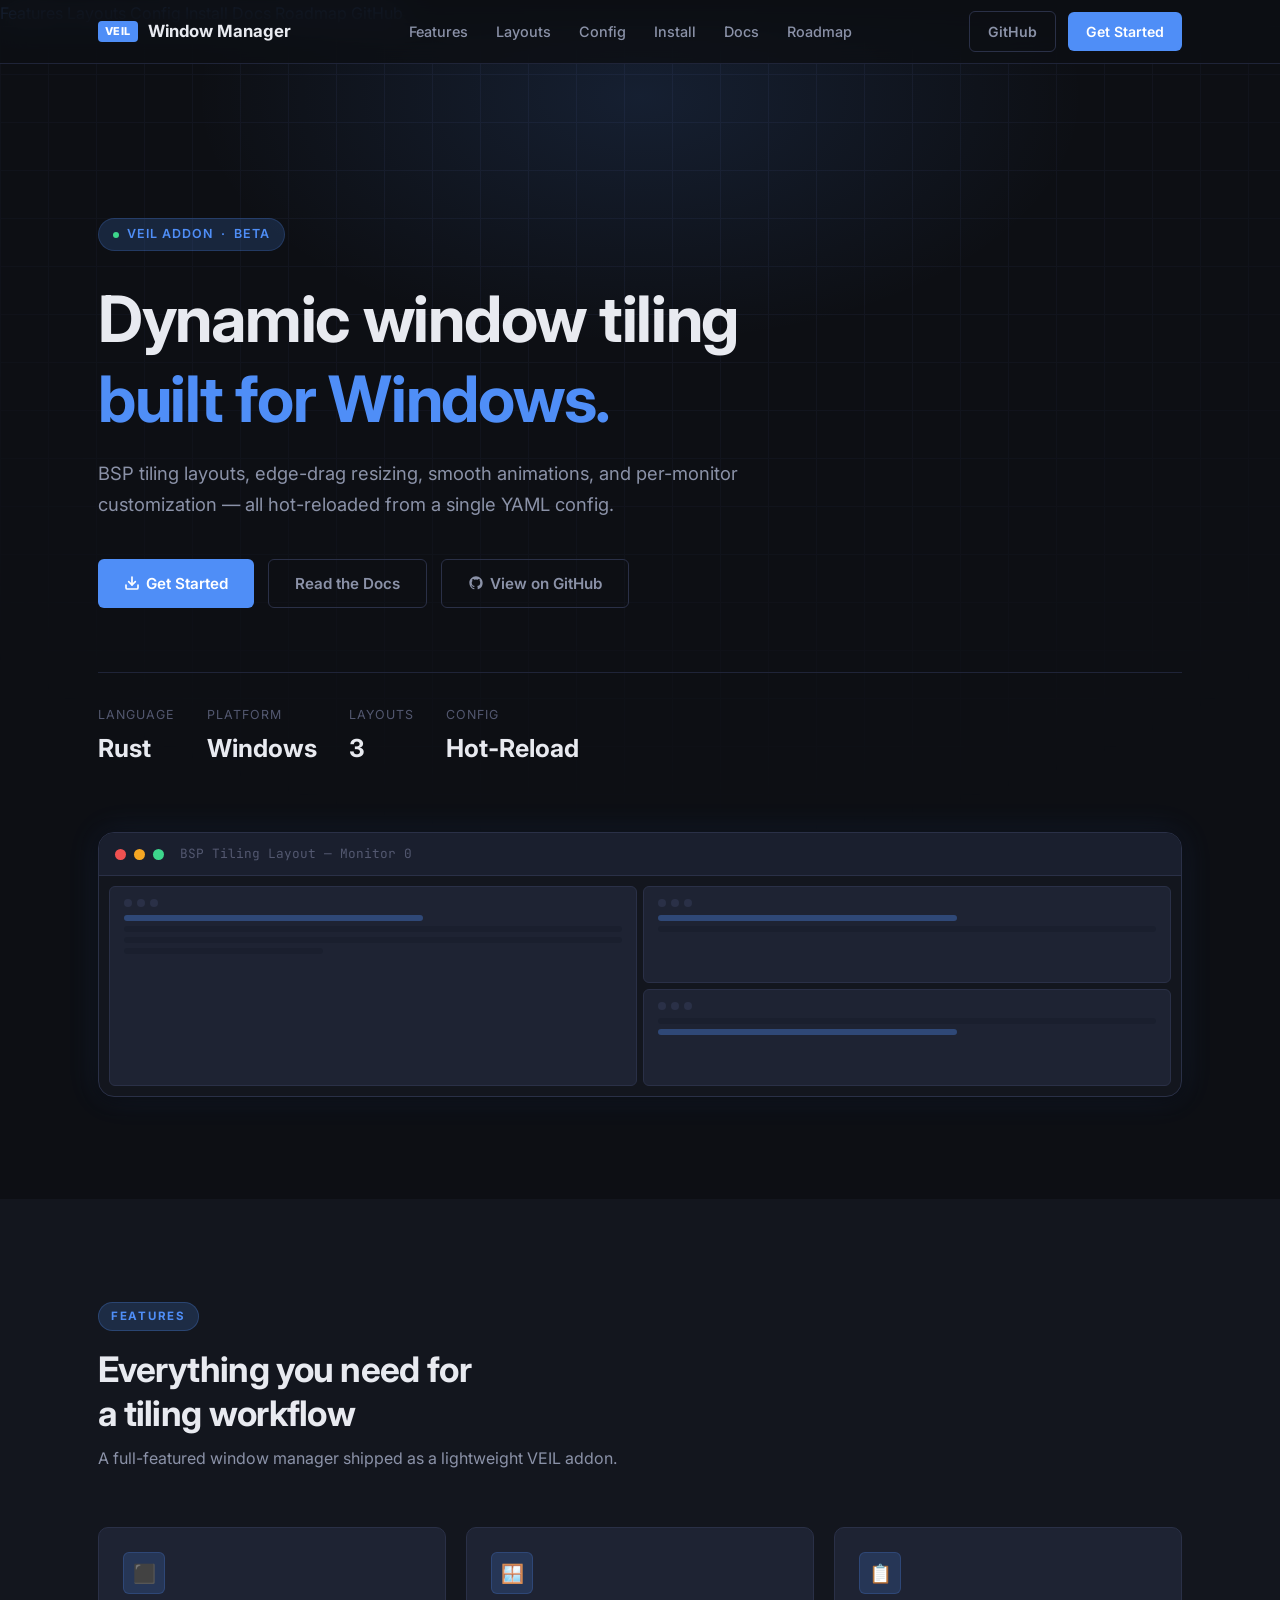
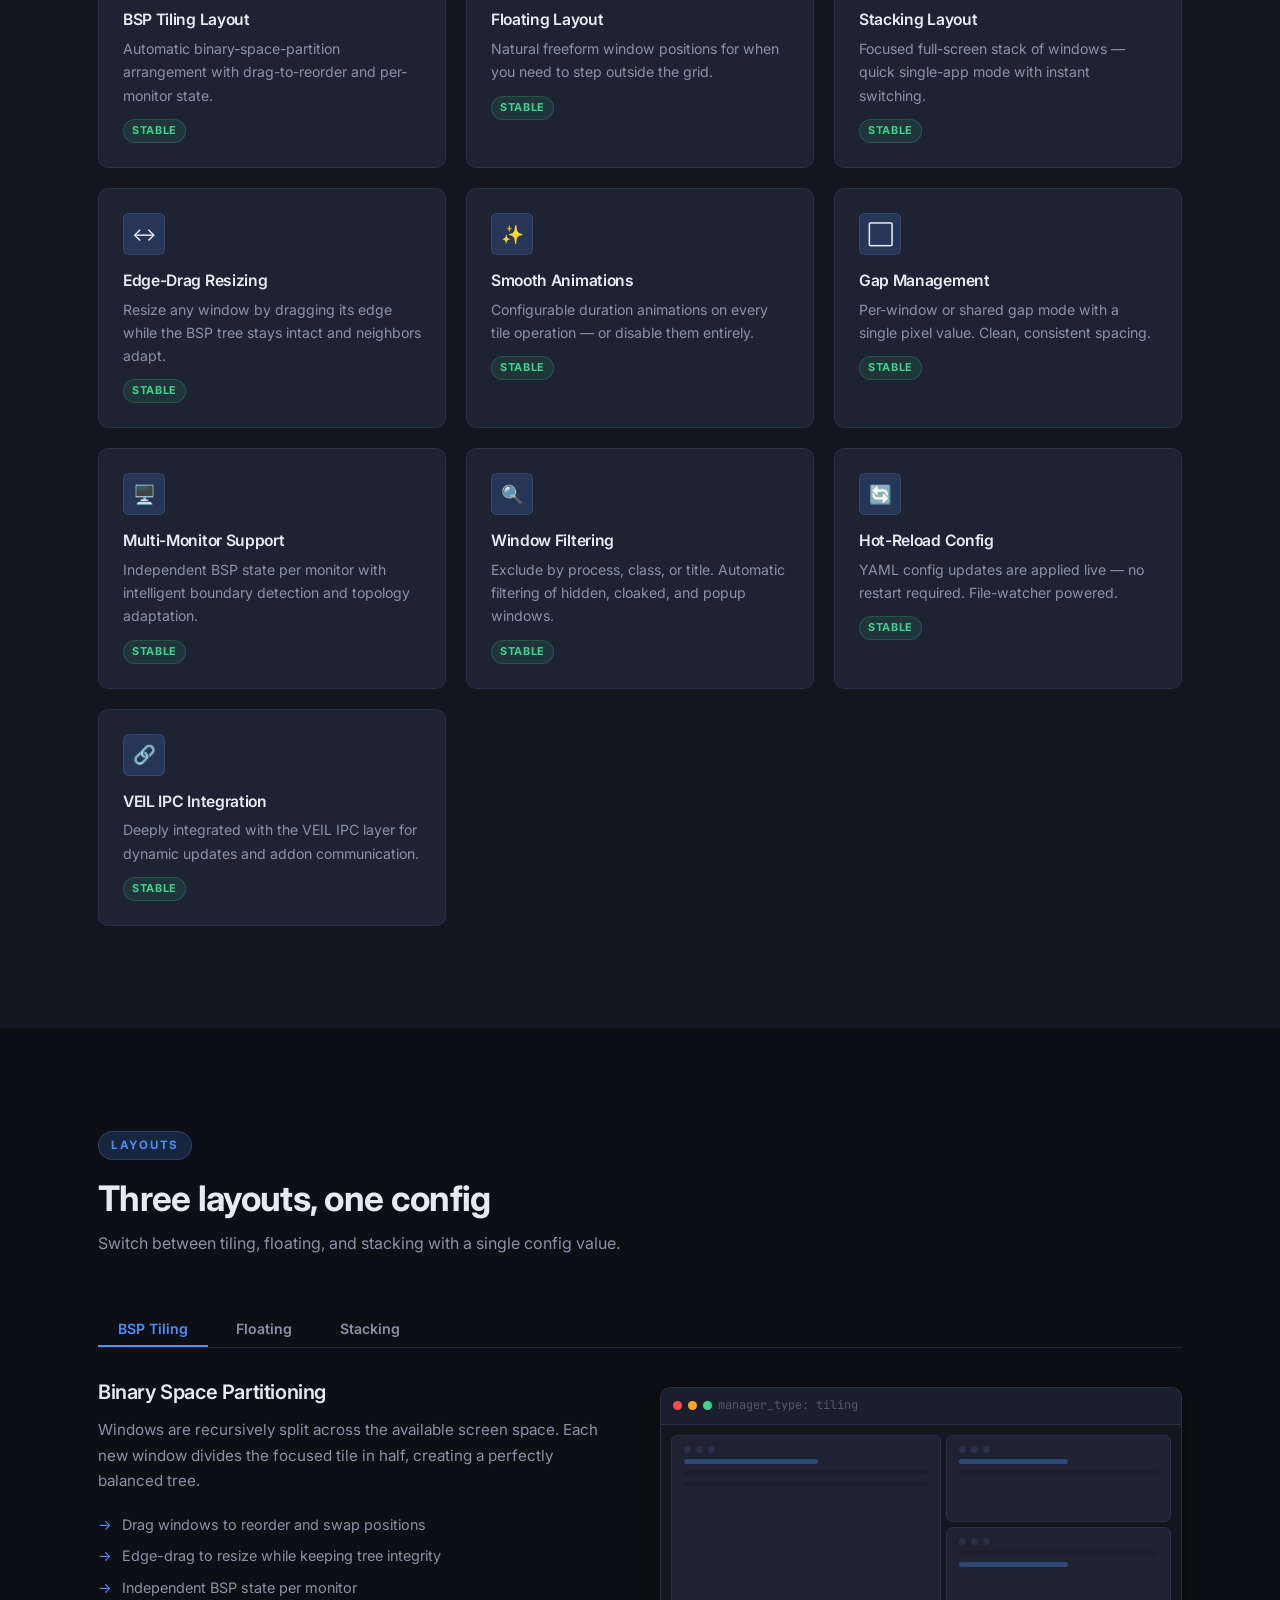
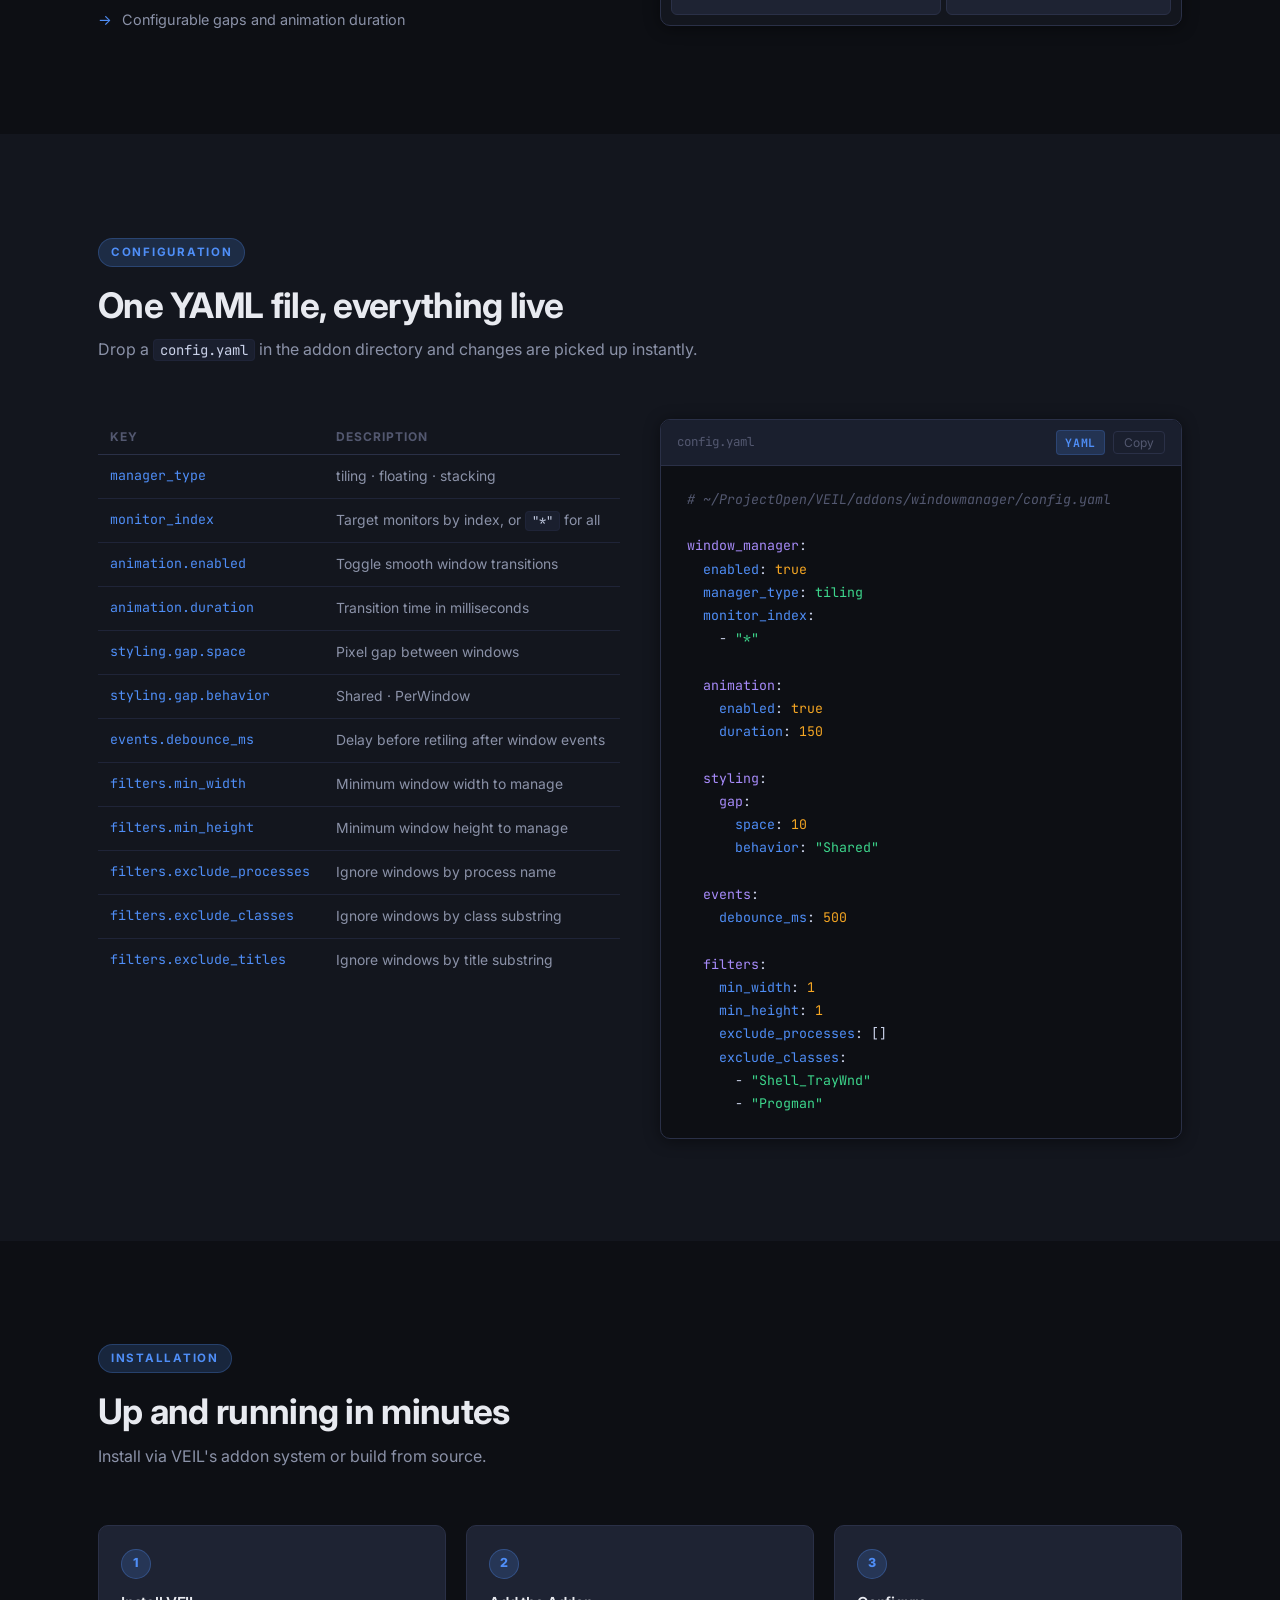
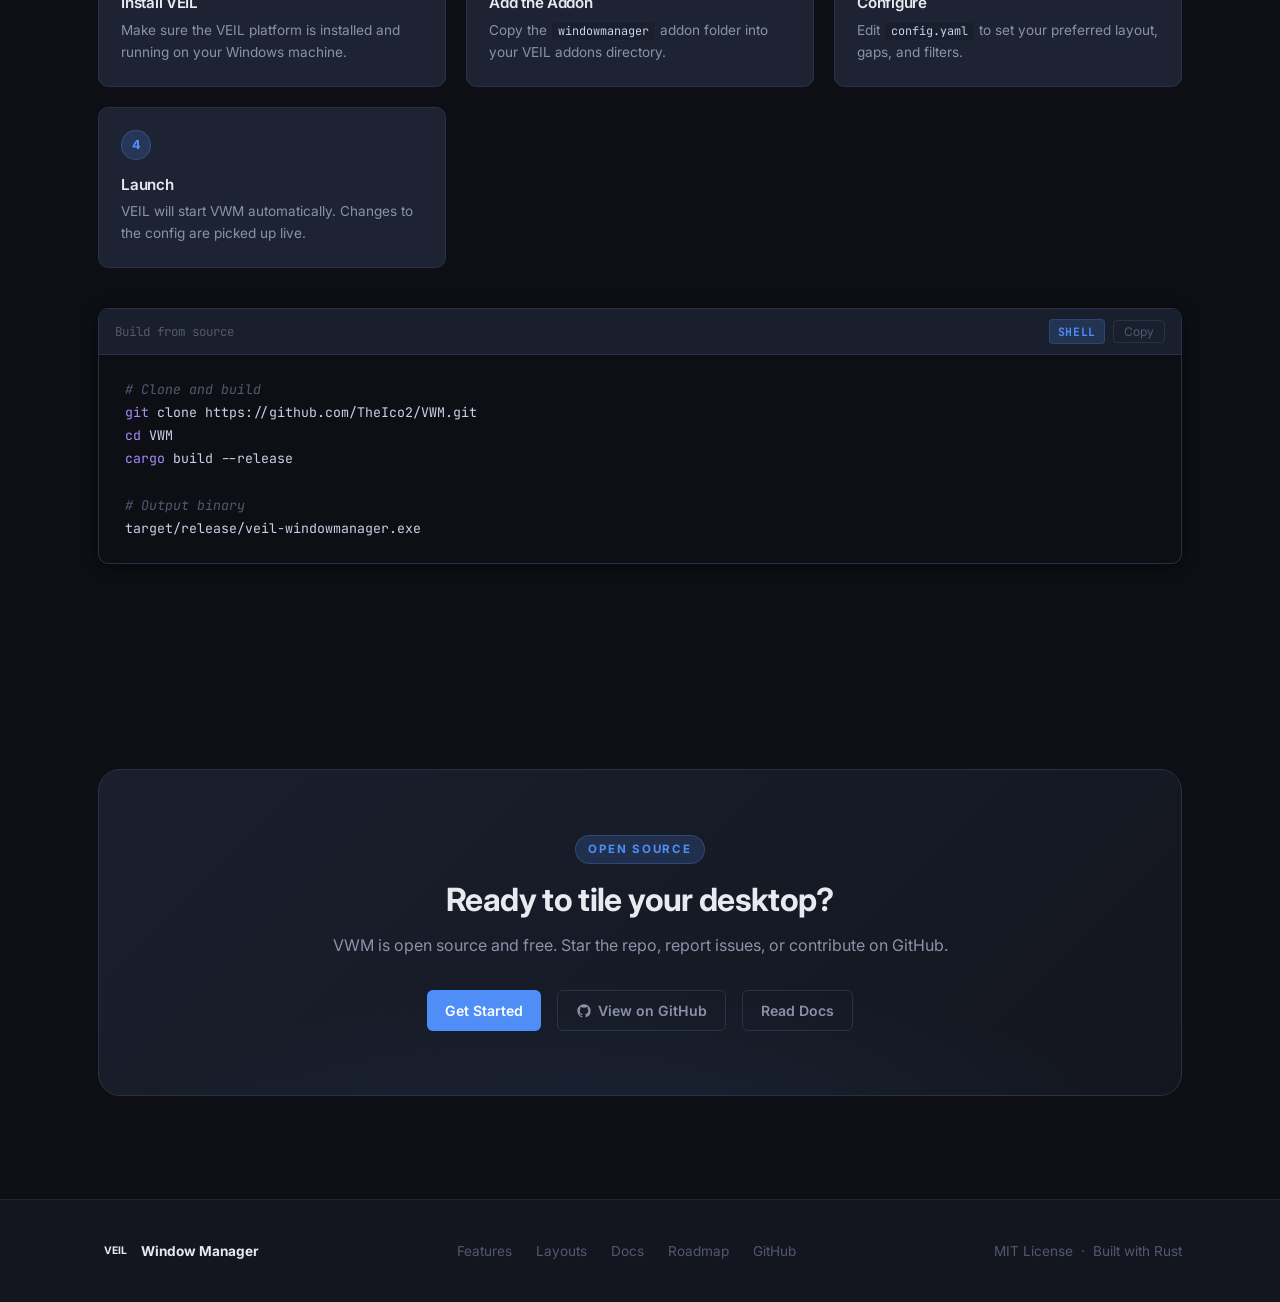
<file: index.html>
<!DOCTYPE html>
<html lang="en">
<head>
  <meta charset="UTF-8" />
  <meta name="viewport" content="width=device-width, initial-scale=1.0" />
  <title>VEIL Window Manager — Dynamic Tiling for Windows</title>
  <meta name="description" content="Fast tiling, smooth animations, edge-drag resizing, and per-monitor BSP layouts for Windows. Built in Rust for VEIL." />
  <link rel="preconnect" href="https://fonts.googleapis.com" />
  <link rel="preconnect" href="https://fonts.gstatic.com" crossorigin />
  <link href="https://fonts.googleapis.com/css2?family=Inter:wght@400;500;600;700;800&family=JetBrains+Mono:wght@400;500&display=swap" rel="stylesheet" />
  <link rel="stylesheet" href="assets/css/style.css" />
</head>
<body>

  <!-- ── Navbar ──────────────────────────────────────────── -->
  <nav class="navbar" aria-label="Main navigation">
    <div class="container">
      <a href="index.html" class="nav-brand">
        <span class="brand-badge">VEIL</span>
        Window Manager
      </a>
      <ul class="nav-links" role="list">
        <li><a href="#features"  class="active">Features</a></li>
        <li><a href="#layouts">Layouts</a></li>
        <li><a href="#config">Config</a></li>
        <li><a href="#install">Install</a></li>
        <li><a href="docs.html">Docs</a></li>
        <li><a href="roadmap.html">Roadmap</a></li>
      </ul>
      <div class="nav-actions">
        <a href="https://github.com/TheIco2/VWM" class="btn btn-ghost" target="_blank" rel="noopener">
          GitHub
        </a>
        <a href="#install" class="btn btn-primary">Get Started</a>
      </div>
      <button class="nav-toggle" aria-label="Toggle menu" aria-expanded="false">
        <svg width="22" height="22" viewBox="0 0 24 24" fill="none" stroke="currentColor" stroke-width="2" stroke-linecap="round">
          <line x1="3" y1="6"  x2="21" y2="6"/>
          <line x1="3" y1="12" x2="21" y2="12"/>
          <line x1="3" y1="18" x2="21" y2="18"/>
        </svg>
      </button>
    </div>
  </nav>

  <!-- Mobile nav -->
  <div class="nav-mobile" aria-hidden="true">
    <a href="#features">Features</a>
    <a href="#layouts">Layouts</a>
    <a href="#config">Config</a>
    <a href="#install">Install</a>
    <a href="docs.html">Docs</a>
    <a href="roadmap.html">Roadmap</a>
    <a href="https://github.com/TheIco2/VWM" target="_blank" rel="noopener">GitHub</a>
  </div>

  <main>

    <!-- ── Hero ──────────────────────────────────────────── -->
    <section class="hero" id="hero">
      <div class="hero-grid" aria-hidden="true"></div>
      <div class="hero-glow"  aria-hidden="true"></div>
      <div class="container">
        <div class="hero-eyebrow">
          <span class="dot"></span>
          VEIL Addon &nbsp;·&nbsp; Beta
        </div>
        <h1>Dynamic window tiling<br/><span>built for Windows.</span></h1>
        <p class="subtitle">
          BSP tiling layouts, edge-drag resizing, smooth animations, and per-monitor
          customization — all hot-reloaded from a single YAML config.
        </p>
        <div class="hero-cta">
          <a href="#install" class="btn btn-primary">
            <svg width="16" height="16" viewBox="0 0 24 24" fill="none" stroke="currentColor" stroke-width="2.5" stroke-linecap="round" stroke-linejoin="round"><path d="M21 15v4a2 2 0 0 1-2 2H5a2 2 0 0 1-2-2v-4"/><polyline points="7 10 12 15 17 10"/><line x1="12" y1="15" x2="12" y2="3"/></svg>
            Get Started
          </a>
          <a href="docs.html" class="btn btn-ghost">Read the Docs</a>
          <a href="https://github.com/TheIco2/VWM" class="btn btn-ghost" target="_blank" rel="noopener">
            <svg width="16" height="16" viewBox="0 0 24 24" fill="currentColor"><path d="M12 2C6.477 2 2 6.484 2 12.021c0 4.428 2.865 8.184 6.839 9.504.5.092.682-.217.682-.483 0-.237-.009-.868-.013-1.703-2.782.605-3.369-1.342-3.369-1.342-.454-1.154-1.11-1.462-1.11-1.462-.908-.62.069-.608.069-.608 1.003.07 1.531 1.032 1.531 1.032.892 1.53 2.341 1.088 2.91.832.092-.647.35-1.088.636-1.338-2.22-.253-4.555-1.113-4.555-4.951 0-1.093.39-1.988 1.029-2.688-.103-.253-.446-1.272.098-2.65 0 0 .84-.27 2.75 1.026A9.564 9.564 0 0 1 12 6.844a9.59 9.59 0 0 1 2.504.337c1.909-1.296 2.747-1.027 2.747-1.027.546 1.379.202 2.398.1 2.651.64.7 1.028 1.595 1.028 2.688 0 3.848-2.339 4.695-4.566 4.943.359.309.678.92.678 1.855 0 1.338-.012 2.419-.012 2.747 0 .268.18.58.688.482A10.02 10.02 0 0 0 22 12.021C22 6.484 17.522 2 12 2z"/></svg>
            View on GitHub
          </a>
        </div>
        <div class="hero-stats">
          <div>
            <div class="hero-stat-label">Language</div>
            <div class="hero-stat-value">Rust</div>
          </div>
          <div>
            <div class="hero-stat-label">Platform</div>
            <div class="hero-stat-value">Windows</div>
          </div>
          <div>
            <div class="hero-stat-label">Layouts</div>
            <div class="hero-stat-value">3</div>
          </div>
          <div>
            <div class="hero-stat-label">Config</div>
            <div class="hero-stat-value">Hot-Reload</div>
          </div>
        </div>

        <!-- Window diagram -->
        <div class="hero-visual" aria-hidden="true">
          <div class="visual-bar">
            <span class="dot dot-red"></span>
            <span class="dot dot-amber"></span>
            <span class="dot dot-green"></span>
            <span class="title-text">BSP Tiling Layout — Monitor 0</span>
          </div>
          <div class="bsp-diagram">
            <div class="win-tile span-col-start">
              <div class="win-tile-bar"><span class="wdot"></span><span class="wdot"></span><span class="wdot"></span></div>
              <div class="win-tile-lines">
                <div class="win-tile-line accent"></div>
                <div class="win-tile-line"></div>
                <div class="win-tile-line"></div>
                <div class="win-tile-line" style="width:40%"></div>
              </div>
            </div>
            <div class="win-tile top-right">
              <div class="win-tile-bar"><span class="wdot"></span><span class="wdot"></span><span class="wdot"></span></div>
              <div class="win-tile-lines">
                <div class="win-tile-line accent"></div>
                <div class="win-tile-line"></div>
              </div>
            </div>
            <div class="win-tile bottom-right-a">
              <div class="win-tile-bar"><span class="wdot"></span><span class="wdot"></span><span class="wdot"></span></div>
              <div class="win-tile-lines">
                <div class="win-tile-line"></div>
                <div class="win-tile-line accent"></div>
              </div>
            </div>
          </div>
        </div>
      </div>
    </section>

    <!-- ── Features ──────────────────────────────────────── -->
    <section class="features section" id="features">
      <div class="container">
        <div class="section-header">
          <span class="section-label">Features</span>
          <h2>Everything you need for<br/>a tiling workflow</h2>
          <p>A full-featured window manager shipped as a lightweight VEIL addon.</p>
        </div>
        <div class="features-grid">
          <div class="feature-card">
            <div class="feature-icon">⬛</div>
            <h3>BSP Tiling Layout</h3>
            <p>Automatic binary-space-partition arrangement with drag-to-reorder and per-monitor state.</p>
            <span class="badge-done">Stable</span>
          </div>
          <div class="feature-card">
            <div class="feature-icon">🪟</div>
            <h3>Floating Layout</h3>
            <p>Natural freeform window positions for when you need to step outside the grid.</p>
            <span class="badge-done">Stable</span>
          </div>
          <div class="feature-card">
            <div class="feature-icon">📋</div>
            <h3>Stacking Layout</h3>
            <p>Focused full-screen stack of windows — quick single-app mode with instant switching.</p>
            <span class="badge-done">Stable</span>
          </div>
          <div class="feature-card">
            <div class="feature-icon">↔️</div>
            <h3>Edge-Drag Resizing</h3>
            <p>Resize any window by dragging its edge while the BSP tree stays intact and neighbors adapt.</p>
            <span class="badge-done">Stable</span>
          </div>
          <div class="feature-card">
            <div class="feature-icon">✨</div>
            <h3>Smooth Animations</h3>
            <p>Configurable duration animations on every tile operation — or disable them entirely.</p>
            <span class="badge-done">Stable</span>
          </div>
          <div class="feature-card">
            <div class="feature-icon">⬜</div>
            <h3>Gap Management</h3>
            <p>Per-window or shared gap mode with a single pixel value. Clean, consistent spacing.</p>
            <span class="badge-done">Stable</span>
          </div>
          <div class="feature-card">
            <div class="feature-icon">🖥️</div>
            <h3>Multi-Monitor Support</h3>
            <p>Independent BSP state per monitor with intelligent boundary detection and topology adaptation.</p>
            <span class="badge-done">Stable</span>
          </div>
          <div class="feature-card">
            <div class="feature-icon">🔍</div>
            <h3>Window Filtering</h3>
            <p>Exclude by process, class, or title. Automatic filtering of hidden, cloaked, and popup windows.</p>
            <span class="badge-done">Stable</span>
          </div>
          <div class="feature-card">
            <div class="feature-icon">🔄</div>
            <h3>Hot-Reload Config</h3>
            <p>YAML config updates are applied live — no restart required. File-watcher powered.</p>
            <span class="badge-done">Stable</span>
          </div>
          <div class="feature-card">
            <div class="feature-icon">🔗</div>
            <h3>VEIL IPC Integration</h3>
            <p>Deeply integrated with the VEIL IPC layer for dynamic updates and addon communication.</p>
            <span class="badge-done">Stable</span>
          </div>
        </div>
      </div>
    </section>

    <!-- ── Layouts ────────────────────────────────────────── -->
    <section class="layouts section" id="layouts">
      <div class="container">
        <div class="section-header">
          <span class="section-label">Layouts</span>
          <h2>Three layouts, one config</h2>
          <p>Switch between tiling, floating, and stacking with a single config value.</p>
        </div>

        <div class="layout-tabs" role="tablist">
          <button class="layout-tab active" role="tab" aria-selected="true"  data-tab="tab-bsp">   BSP Tiling</button>
          <button class="layout-tab"        role="tab" aria-selected="false" data-tab="tab-float"> Floating</button>
          <button class="layout-tab"        role="tab" aria-selected="false" data-tab="tab-stack"> Stacking</button>
        </div>

        <!-- BSP -->
        <div class="layout-panel active" id="tab-bsp" role="tabpanel">
          <div class="layout-desc">
            <h3>Binary Space Partitioning</h3>
            <p>Windows are recursively split across the available screen space. Each new window divides the focused tile in half, creating a perfectly balanced tree.</p>
            <ul>
              <li>Drag windows to reorder and swap positions</li>
              <li>Edge-drag to resize while keeping tree integrity</li>
              <li>Independent BSP state per monitor</li>
              <li>Configurable gaps and animation duration</li>
            </ul>
          </div>
          <div class="layout-preview">
            <div class="layout-preview-bar">
              <span class="dot dot-red"></span>
              <span class="dot dot-amber"></span>
              <span class="dot dot-green"></span>
              manager_type: tiling
            </div>
            <div class="layout-canvas canvas-bsp">
              <div class="canvas-tile w1">
                <div class="t-bar"><span class="dot dot-red"></span><span class="dot dot-amber"></span><span class="dot dot-green"></span></div>
                <div class="t-line a"></div><div class="t-line"></div><div class="t-line"></div>
              </div>
              <div class="canvas-tile w2">
                <div class="t-bar"><span class="dot dot-red"></span><span class="dot dot-amber"></span><span class="dot dot-green"></span></div>
                <div class="t-line a"></div><div class="t-line"></div>
              </div>
              <div class="canvas-tile w3">
                <div class="t-bar"><span class="dot dot-red"></span><span class="dot dot-amber"></span><span class="dot dot-green"></span></div>
                <div class="t-line"></div><div class="t-line a"></div>
              </div>
            </div>
          </div>
        </div>

        <!-- Floating -->
        <div class="layout-panel" id="tab-float" role="tabpanel">
          <div class="layout-desc">
            <h3>Floating</h3>
            <p>Windows retain their natural positions and sizes. No automatic tiling occurs — ideal for workflows that need freeform window placement.</p>
            <ul>
              <li>Zero layout interference</li>
              <li>Windows stay where you put them</li>
              <li>Filters and exclusions still apply</li>
              <li>Toggle per monitor</li>
            </ul>
          </div>
          <div class="layout-preview">
            <div class="layout-preview-bar">
              <span class="dot dot-red"></span>
              <span class="dot dot-amber"></span>
              <span class="dot dot-green"></span>
              manager_type: floating
            </div>
            <div class="layout-canvas canvas-float">
              <div class="float-win" style="top:12px;left:10px;width:54%;height:90px;">
                <div class="float-win-bar"><span class="dot"></span><span class="dot"></span><span class="dot"></span></div>
              </div>
              <div class="float-win" style="top:30px;left:40%;width:52%;height:80px;">
                <div class="float-win-bar"><span class="dot"></span><span class="dot"></span><span class="dot"></span></div>
              </div>
              <div class="float-win" style="top:120px;left:20%;width:40%;height:70px;">
                <div class="float-win-bar"><span class="dot"></span><span class="dot"></span><span class="dot"></span></div>
              </div>
            </div>
          </div>
        </div>

        <!-- Stacking -->
        <div class="layout-panel" id="tab-stack" role="tabpanel">
          <div class="layout-desc">
            <h3>Stacking</h3>
            <p>All managed windows are stacked full-screen in the same position. Focus one at a time for a distraction-free, task-switching workflow.</p>
            <ul>
              <li>All windows occupy the full work area</li>
              <li>Instant focus switching between apps</li>
              <li>Great for single-monitor deep work</li>
              <li>Combined with IPC for programmatic switching</li>
            </ul>
          </div>
          <div class="layout-preview">
            <div class="layout-preview-bar">
              <span class="dot dot-red"></span>
              <span class="dot dot-amber"></span>
              <span class="dot dot-green"></span>
              manager_type: stacking
            </div>
            <div class="layout-canvas canvas-stack">
              <div class="canvas-tile focused">
                <div class="t-bar"><span class="dot dot-red"></span><span class="dot dot-amber"></span><span class="dot dot-green"></span></div>
                <div class="t-line a"></div><div class="t-line"></div>
              </div>
              <div class="canvas-tile">
                <div class="t-bar"><span class="dot"></span><span class="dot"></span><span class="dot"></span></div>
                <div class="t-line"></div>
              </div>
              <div class="canvas-tile">
                <div class="t-bar"><span class="dot"></span><span class="dot"></span><span class="dot"></span></div>
                <div class="t-line"></div>
              </div>
            </div>
          </div>
        </div>
      </div>
    </section>

    <!-- ── Config ─────────────────────────────────────────── -->
    <section class="config-section section" id="config">
      <div class="container">
        <div class="section-header">
          <span class="section-label">Configuration</span>
          <h2>One YAML file, everything live</h2>
          <p>Drop a <code>config.yaml</code> in the addon directory and changes are picked up instantly.</p>
        </div>
        <div class="config-grid">
          <div>
            <table class="config-table">
              <thead>
                <tr><th>Key</th><th>Description</th></tr>
              </thead>
              <tbody>
                <tr><td>manager_type</td><td>tiling · floating · stacking</td></tr>
                <tr><td>monitor_index</td><td>Target monitors by index, or <code>"*"</code> for all</td></tr>
                <tr><td>animation.enabled</td><td>Toggle smooth window transitions</td></tr>
                <tr><td>animation.duration</td><td>Transition time in milliseconds</td></tr>
                <tr><td>styling.gap.space</td><td>Pixel gap between windows</td></tr>
                <tr><td>styling.gap.behavior</td><td>Shared · PerWindow</td></tr>
                <tr><td>events.debounce_ms</td><td>Delay before retiling after window events</td></tr>
                <tr><td>filters.min_width</td><td>Minimum window width to manage</td></tr>
                <tr><td>filters.min_height</td><td>Minimum window height to manage</td></tr>
                <tr><td>filters.exclude_processes</td><td>Ignore windows by process name</td></tr>
                <tr><td>filters.exclude_classes</td><td>Ignore windows by class substring</td></tr>
                <tr><td>filters.exclude_titles</td><td>Ignore windows by title substring</td></tr>
              </tbody>
            </table>
          </div>
          <div class="code-block">
            <div class="code-block-header">
              <span>config.yaml</span>
              <div style="display:flex;gap:0.5rem;align-items:center">
                <span class="lang-tag">YAML</span>
                <button class="copy-btn" aria-label="Copy config">Copy</button>
              </div>
            </div>
<pre><span class="c"># ~/ProjectOpen/VEIL/addons/windowmanager/config.yaml</span>

<span class="k">window_manager</span>:
  <span class="n">enabled</span>: <span class="v">true</span>
  <span class="n">manager_type</span>: <span class="s">tiling</span>
  <span class="n">monitor_index</span>:
    - <span class="s">"*"</span>

  <span class="k">animation</span>:
    <span class="n">enabled</span>: <span class="v">true</span>
    <span class="n">duration</span>: <span class="v">150</span>

  <span class="k">styling</span>:
    <span class="k">gap</span>:
      <span class="n">space</span>: <span class="v">10</span>
      <span class="n">behavior</span>: <span class="s">"Shared"</span>

  <span class="k">events</span>:
    <span class="n">debounce_ms</span>: <span class="v">500</span>

  <span class="k">filters</span>:
    <span class="n">min_width</span>: <span class="v">1</span>
    <span class="n">min_height</span>: <span class="v">1</span>
    <span class="n">exclude_processes</span>: []
    <span class="n">exclude_classes</span>:
      - <span class="s">"Shell_TrayWnd"</span>
      - <span class="s">"Progman"</span></pre>
          </div>
        </div>
      </div>
    </section>

    <!-- ── Install ────────────────────────────────────────── -->
    <section class="install section" id="install">
      <div class="container">
        <div class="section-header">
          <span class="section-label">Installation</span>
          <h2>Up and running in minutes</h2>
          <p>Install via VEIL's addon system or build from source.</p>
        </div>
        <div class="install-steps">
          <div class="install-step">
            <div class="step-num">1</div>
            <h3>Install VEIL</h3>
            <p>Make sure the VEIL platform is installed and running on your Windows machine.</p>
          </div>
          <div class="install-step">
            <div class="step-num">2</div>
            <h3>Add the Addon</h3>
            <p>Copy the <code>windowmanager</code> addon folder into your VEIL addons directory.</p>
          </div>
          <div class="install-step">
            <div class="step-num">3</div>
            <h3>Configure</h3>
            <p>Edit <code>config.yaml</code> to set your preferred layout, gaps, and filters.</p>
          </div>
          <div class="install-step">
            <div class="step-num">4</div>
            <h3>Launch</h3>
            <p>VEIL will start VWM automatically. Changes to the config are picked up live.</p>
          </div>
        </div>

        <div class="code-block">
          <div class="code-block-header">
            <span>Build from source</span>
            <div style="display:flex;gap:0.5rem;align-items:center">
              <span class="lang-tag">Shell</span>
              <button class="copy-btn" aria-label="Copy build command">Copy</button>
            </div>
          </div>
<pre><span class="c"># Clone and build</span>
<span class="k">git</span> clone https://github.com/TheIco2/VWM.git
<span class="k">cd</span> VWM
<span class="k">cargo</span> build --release

<span class="c"># Output binary</span>
target/release/veil-windowmanager.exe</pre>
        </div>

      </div>
    </section>

    <!-- ── CTA ───────────────────────────────────────────── -->
    <section class="section" id="cta">
      <div class="container">
        <div class="cta-banner">
          <span class="section-label">Open Source</span>
          <h2>Ready to tile your desktop?</h2>
          <p>VWM is open source and free. Star the repo, report issues, or contribute on GitHub.</p>
          <div class="cta-btns">
            <a href="#install" class="btn btn-primary">Get Started</a>
            <a href="https://github.com/TheIco2/VWM" class="btn btn-ghost" target="_blank" rel="noopener">
              <svg width="16" height="16" viewBox="0 0 24 24" fill="currentColor"><path d="M12 2C6.477 2 2 6.484 2 12.021c0 4.428 2.865 8.184 6.839 9.504.5.092.682-.217.682-.483 0-.237-.009-.868-.013-1.703-2.782.605-3.369-1.342-3.369-1.342-.454-1.154-1.11-1.462-1.11-1.462-.908-.62.069-.608.069-.608 1.003.07 1.531 1.032 1.531 1.032.892 1.53 2.341 1.088 2.91.832.092-.647.35-1.088.636-1.338-2.22-.253-4.555-1.113-4.555-4.951 0-1.093.39-1.988 1.029-2.688-.103-.253-.446-1.272.098-2.65 0 0 .84-.27 2.75 1.026A9.564 9.564 0 0 1 12 6.844a9.59 9.59 0 0 1 2.504.337c1.909-1.296 2.747-1.027 2.747-1.027.546 1.379.202 2.398.1 2.651.64.7 1.028 1.595 1.028 2.688 0 3.848-2.339 4.695-4.566 4.943.359.309.678.92.678 1.855 0 1.338-.012 2.419-.012 2.747 0 .268.18.58.688.482A10.02 10.02 0 0 0 22 12.021C22 6.484 17.522 2 12 2z"/></svg>
              View on GitHub
            </a>
            <a href="docs.html" class="btn btn-ghost">Read Docs</a>
          </div>
        </div>
      </div>
    </section>

  </main>

  <!-- ── Footer ─────────────────────────────────────────── -->
  <footer class="footer">
    <div class="container">
      <div class="footer-inner">
        <span class="footer-brand">
          <span class="brand-badge" style="font-size:0.65rem;padding:2px 6px">VEIL</span>
          Window Manager
        </span>
        <nav class="footer-links" aria-label="Footer navigation">
          <a href="#features">Features</a>
          <a href="#layouts">Layouts</a>
          <a href="docs.html">Docs</a>
          <a href="roadmap.html">Roadmap</a>
          <a href="https://github.com/TheIco2/VWM" target="_blank" rel="noopener">GitHub</a>
        </nav>
        <span>MIT License &nbsp;·&nbsp; Built with Rust</span>
      </div>
    </div>
  </footer>

  <script src="assets/js/main.js"></script>
</body>
</html>
</file>
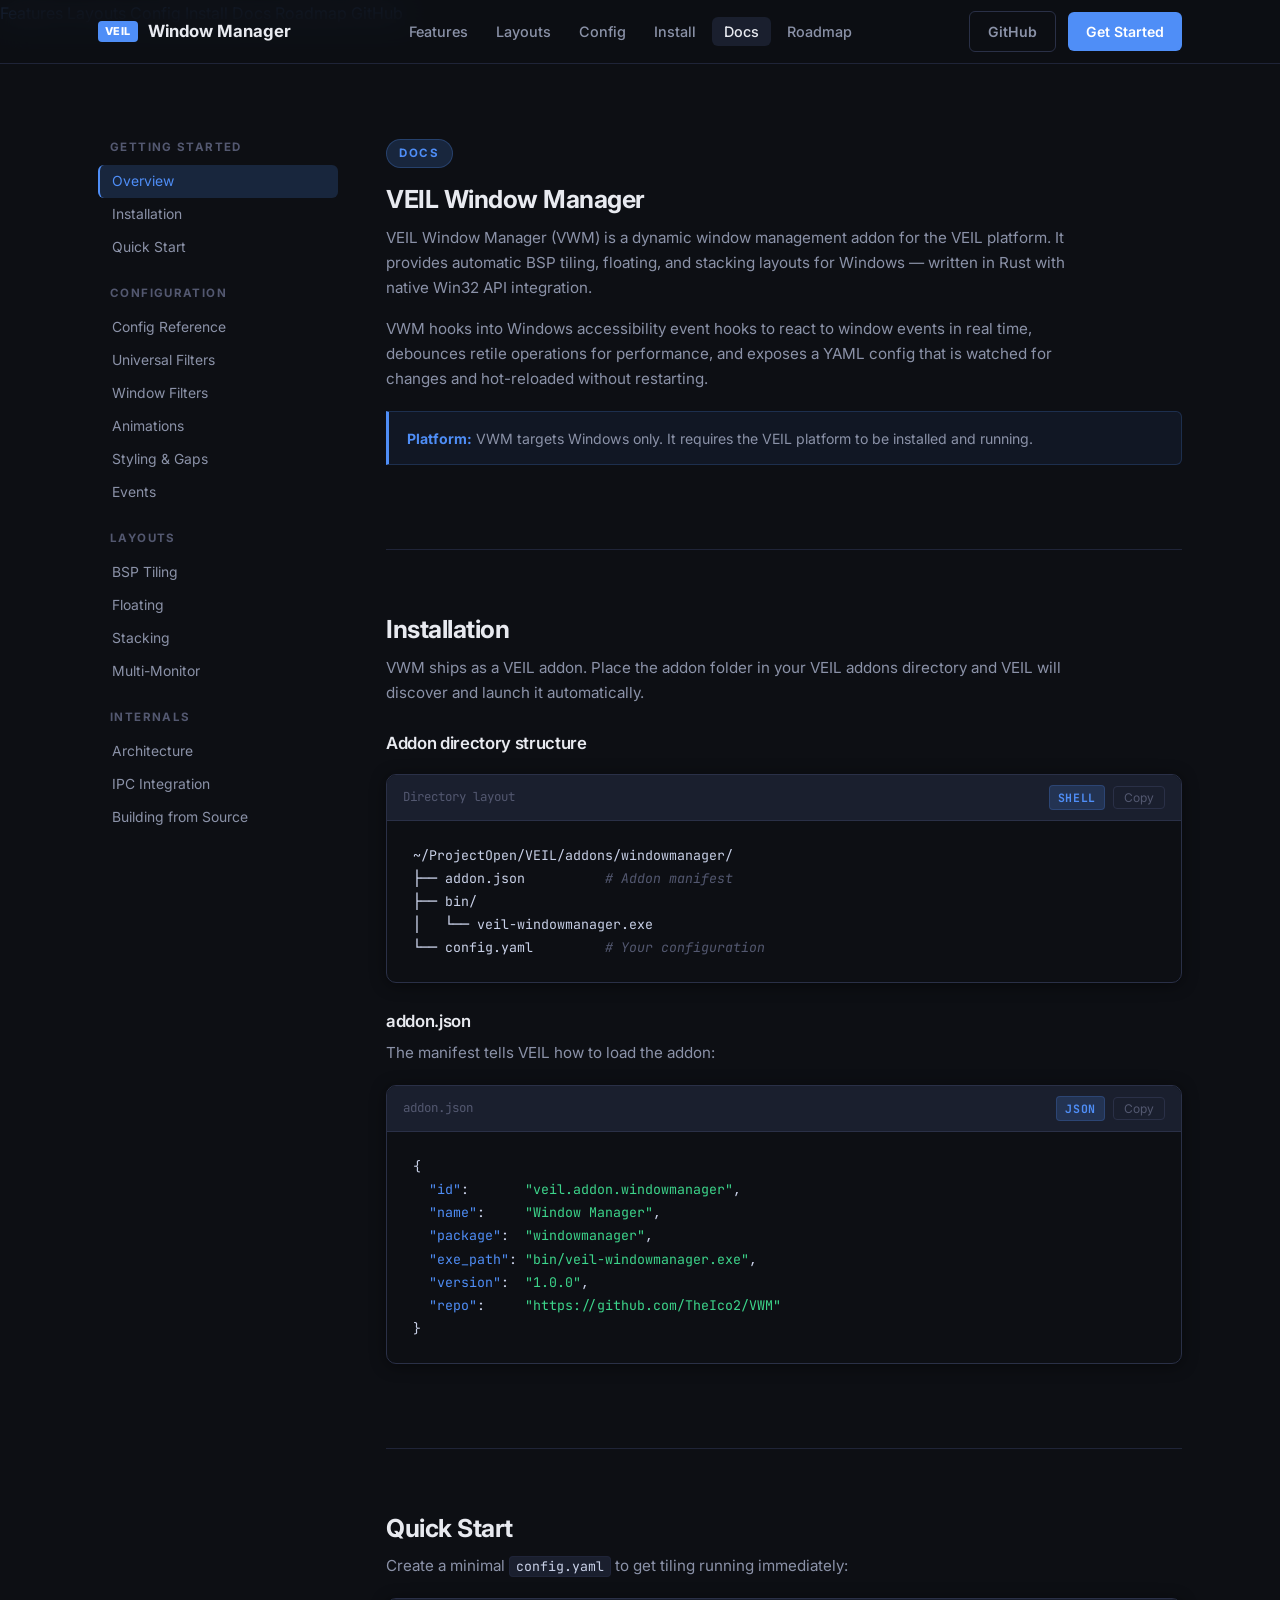
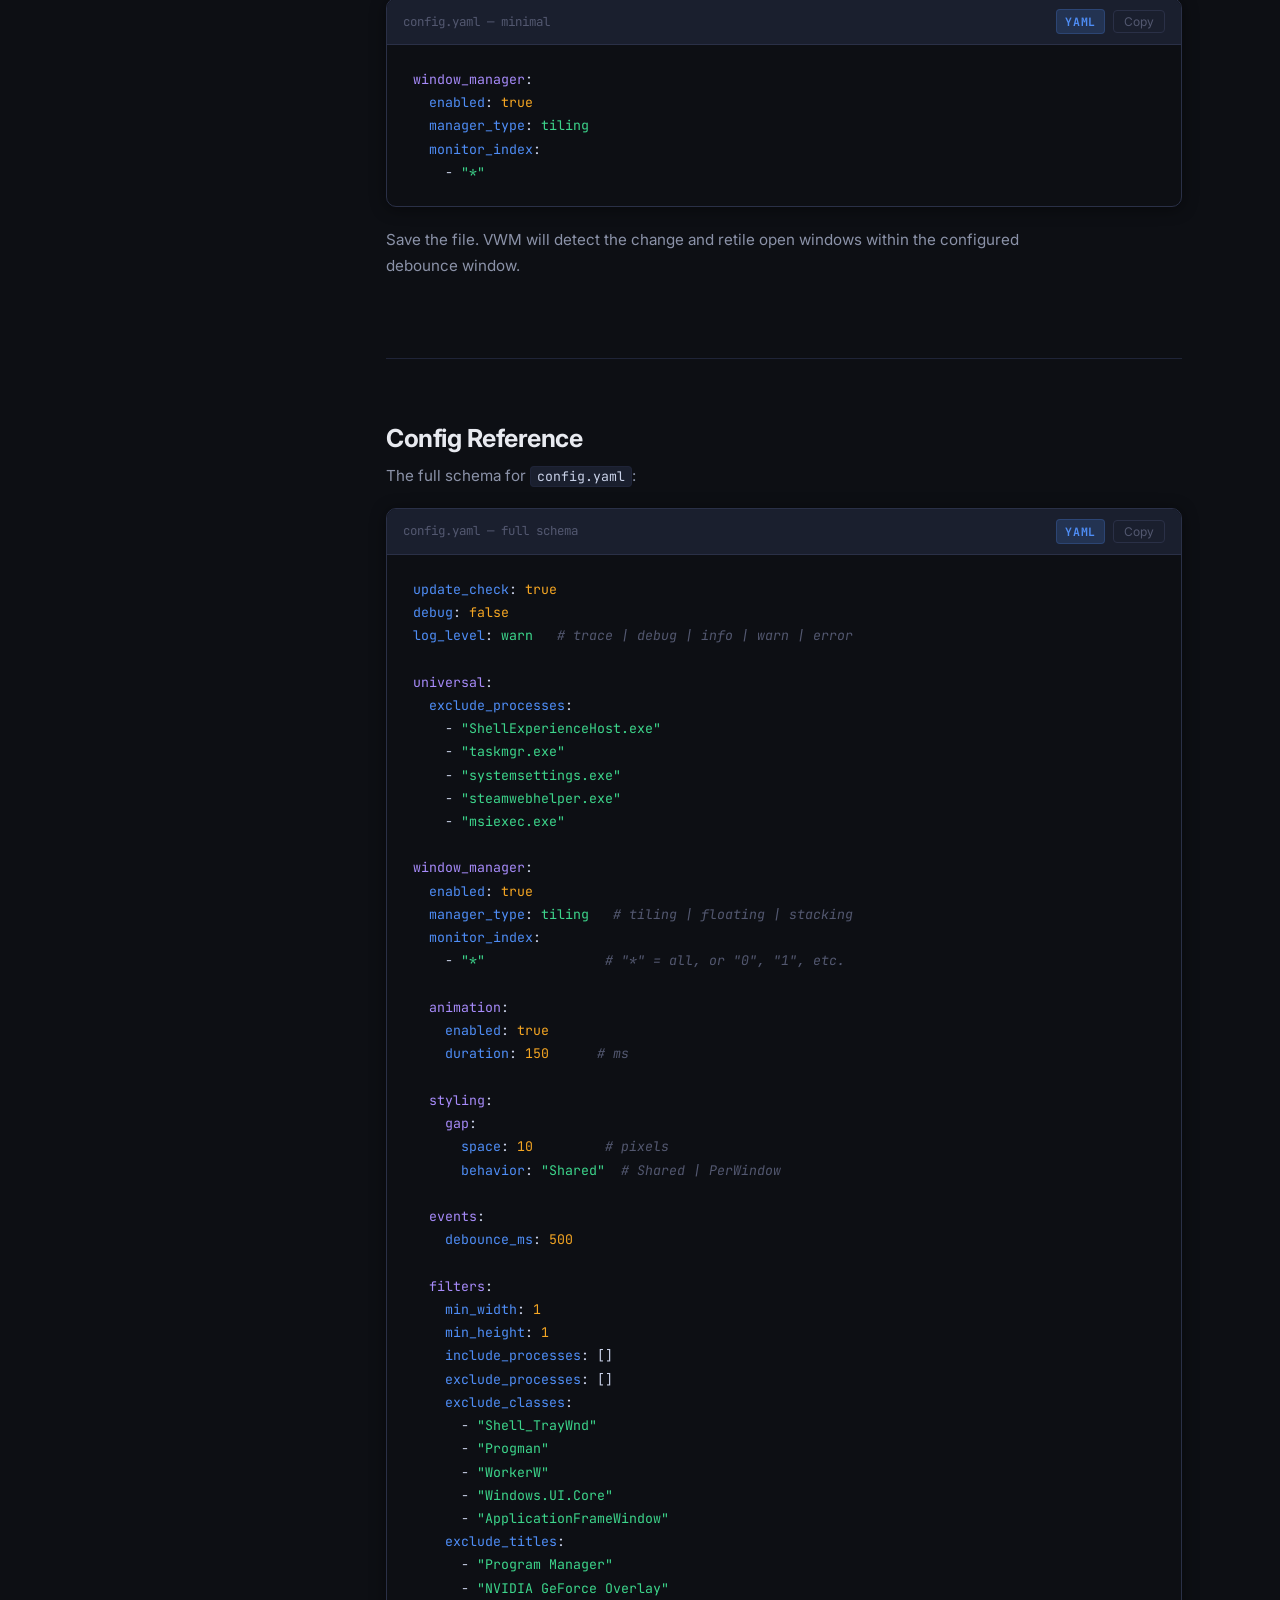
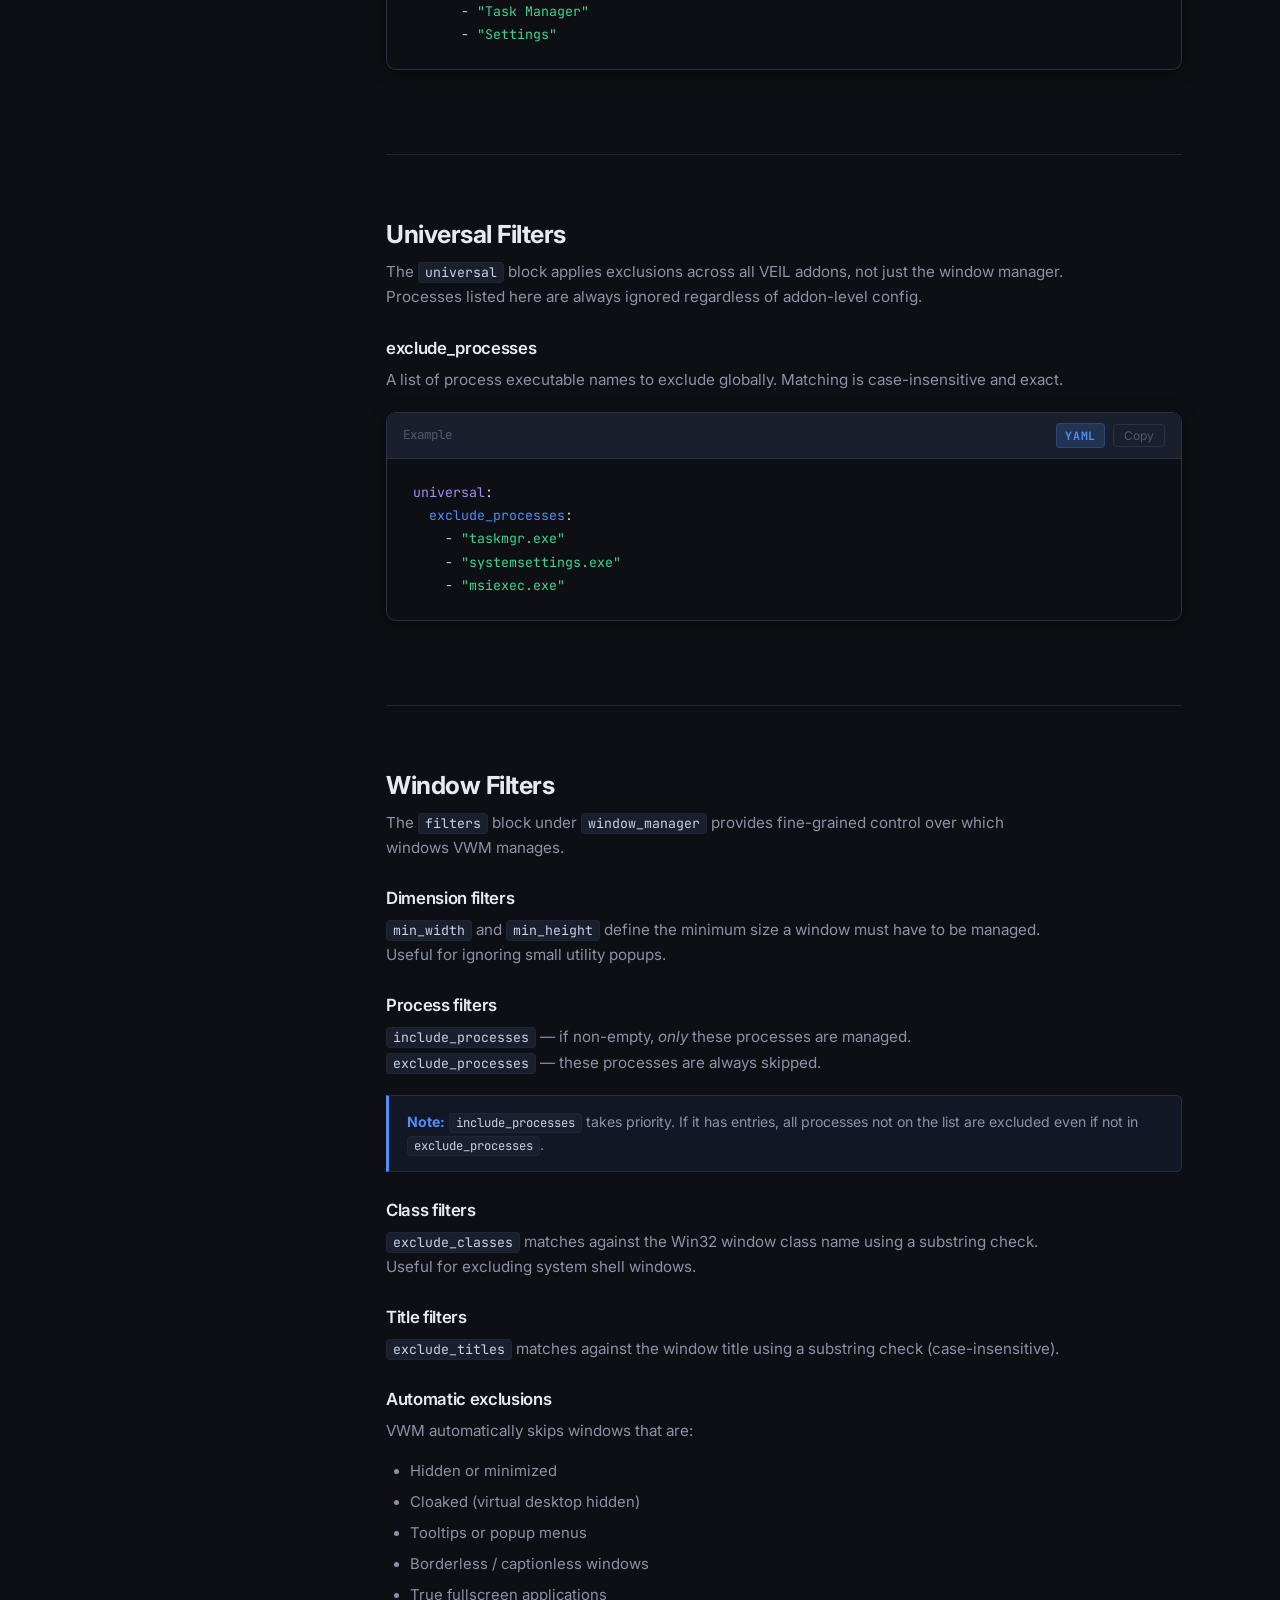
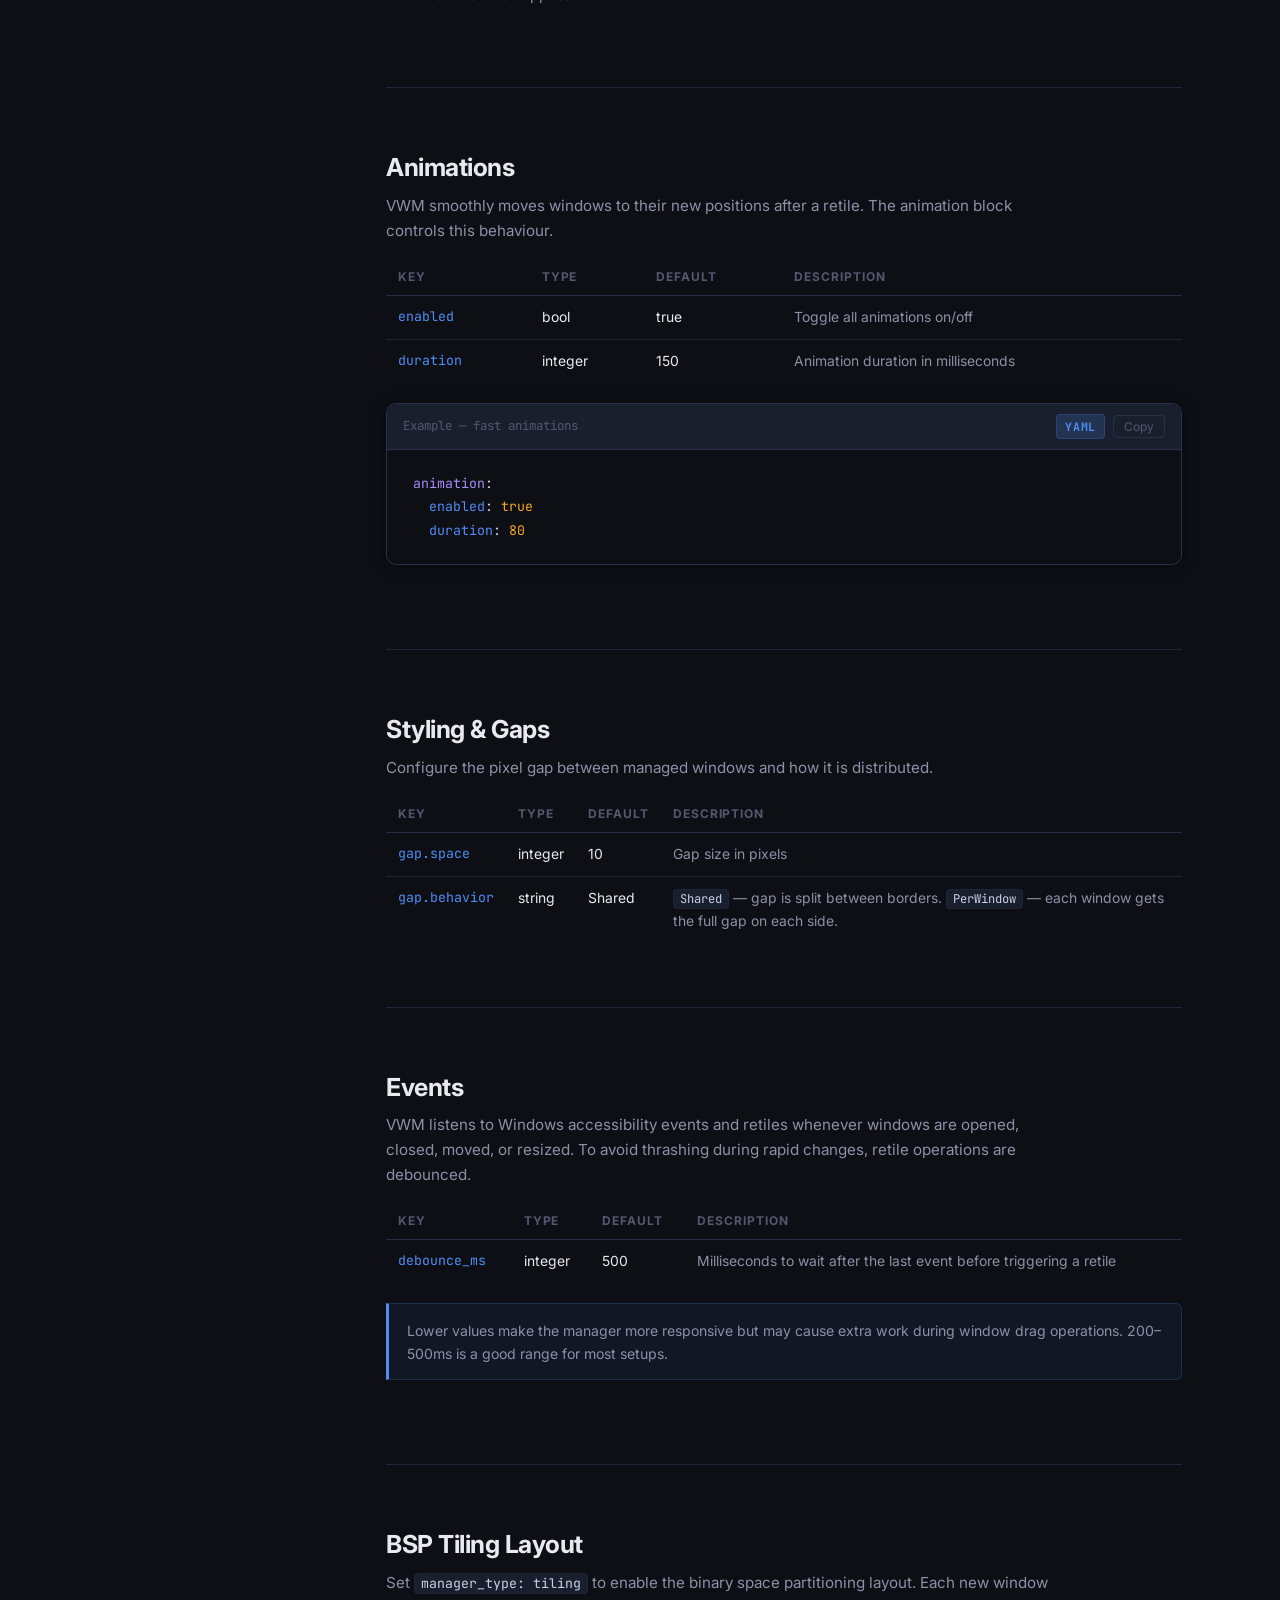
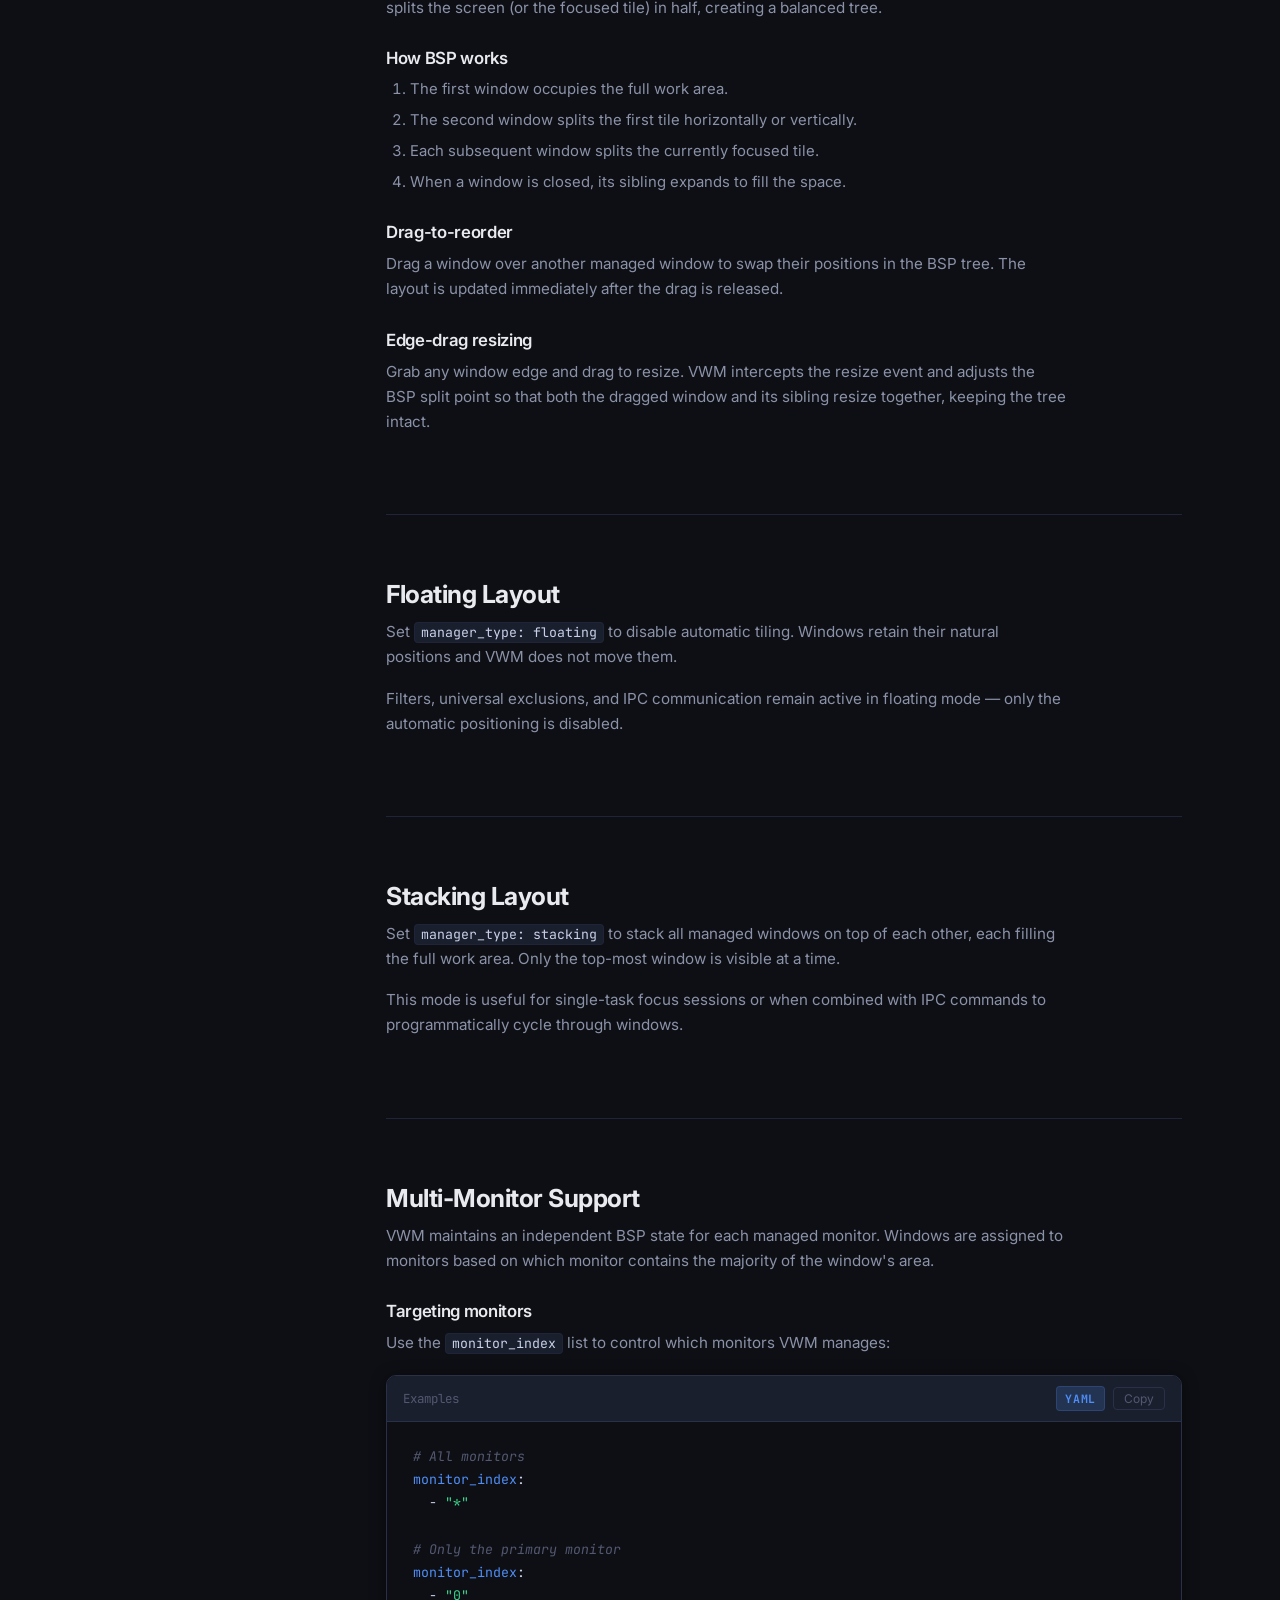
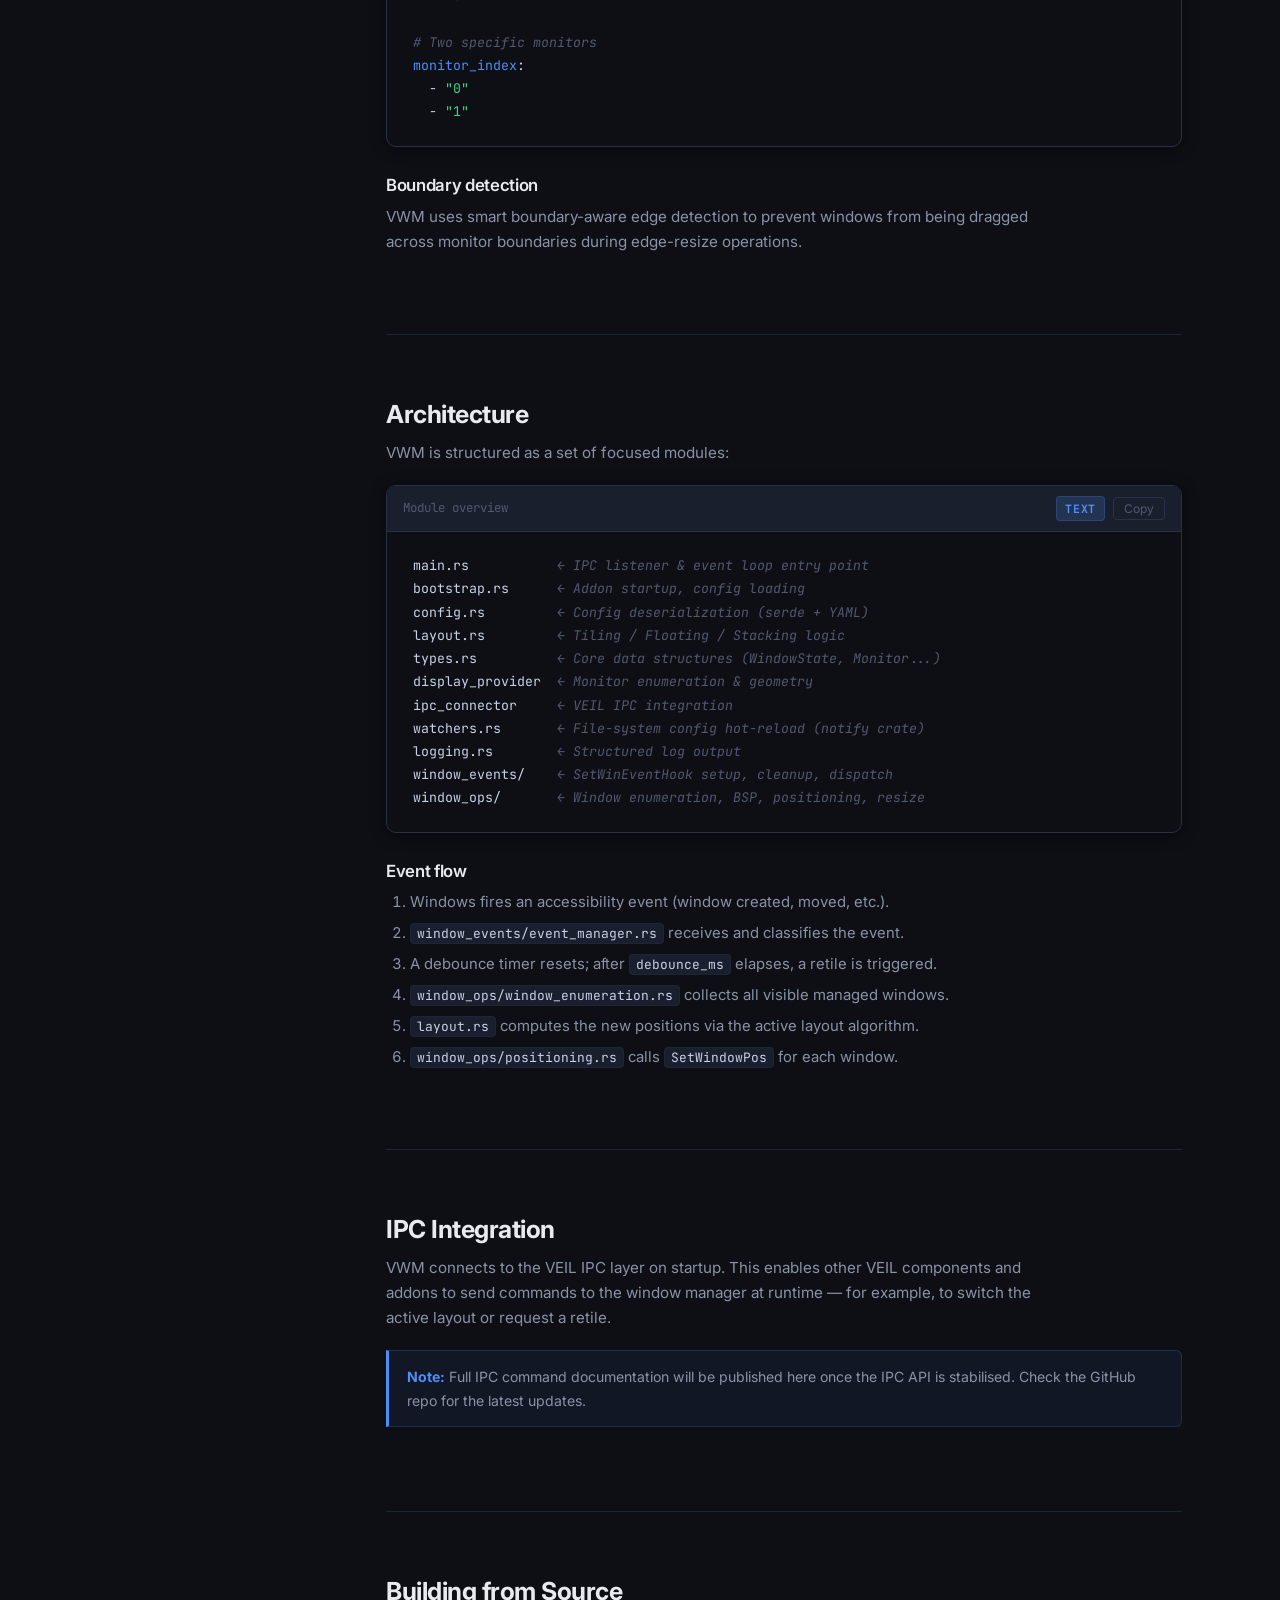
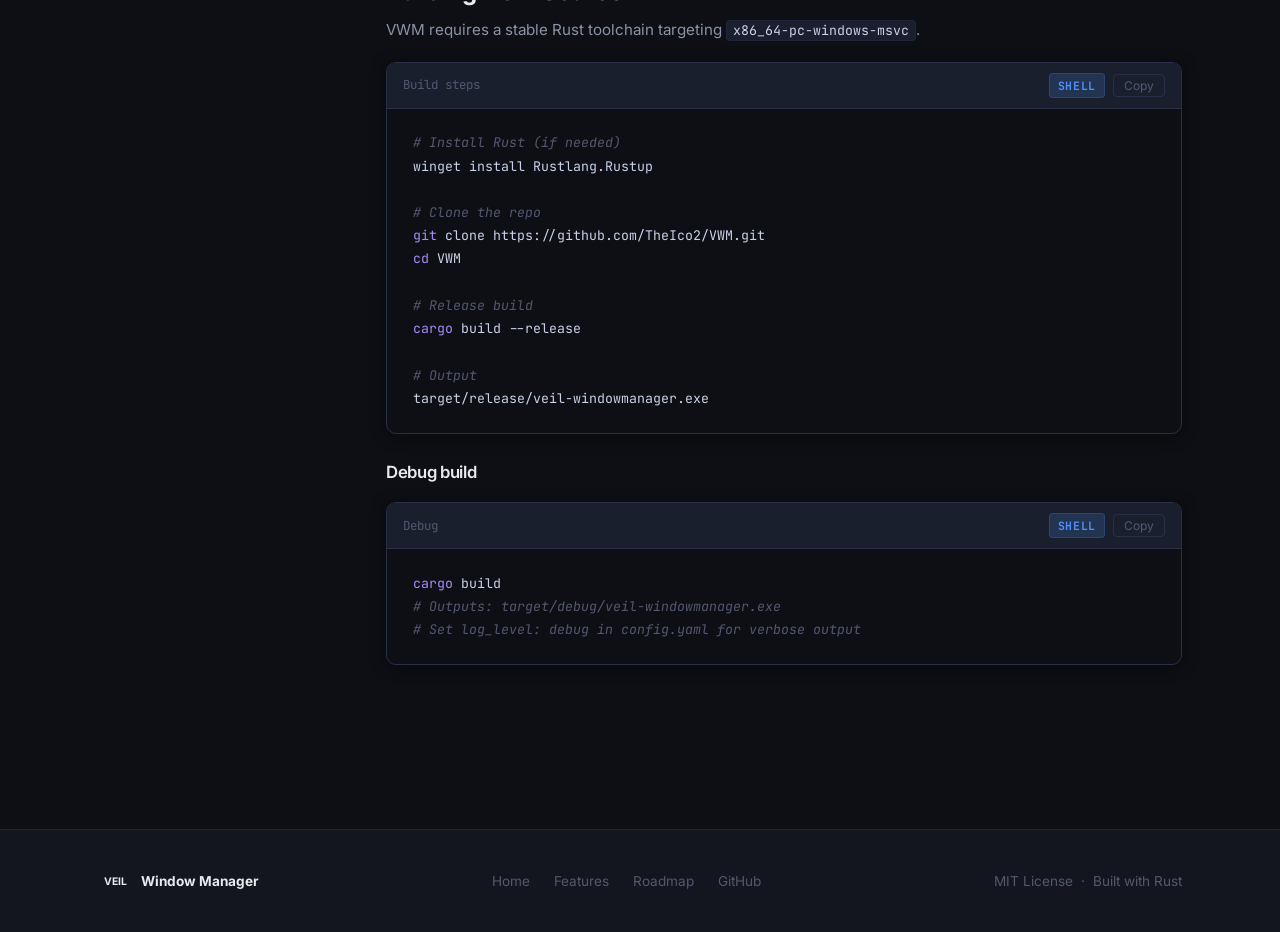
<file: docs.html>
<!DOCTYPE html>
<html lang="en">
<head>
  <meta charset="UTF-8" />
  <meta name="viewport" content="width=device-width, initial-scale=1.0" />
  <title>Docs — VEIL Window Manager</title>
  <meta name="description" content="Full documentation for VEIL Window Manager — configuration, layout types, filtering, architecture and more." />
  <link rel="preconnect" href="https://fonts.googleapis.com" />
  <link rel="preconnect" href="https://fonts.gstatic.com" crossorigin />
  <link href="https://fonts.googleapis.com/css2?family=Inter:wght@400;500;600;700;800&family=JetBrains+Mono:wght@400;500&display=swap" rel="stylesheet" />
  <link rel="stylesheet" href="assets/css/style.css" />
</head>
<body>

  <!-- ── Navbar ──────────────────────────────────────────── -->
  <nav class="navbar" aria-label="Main navigation">
    <div class="container">
      <a href="index.html" class="nav-brand">
        <span class="brand-badge">VEIL</span>
        Window Manager
      </a>
      <ul class="nav-links" role="list">
        <li><a href="index.html#features">Features</a></li>
        <li><a href="index.html#layouts">Layouts</a></li>
        <li><a href="index.html#config">Config</a></li>
        <li><a href="index.html#install">Install</a></li>
        <li><a href="docs.html" class="active">Docs</a></li>
        <li><a href="roadmap.html">Roadmap</a></li>
      </ul>
      <div class="nav-actions">
        <a href="https://github.com/TheIco2/VWM" class="btn btn-ghost" target="_blank" rel="noopener">GitHub</a>
        <a href="index.html#install" class="btn btn-primary">Get Started</a>
      </div>
      <button class="nav-toggle" aria-label="Toggle menu" aria-expanded="false">
        <svg width="22" height="22" viewBox="0 0 24 24" fill="none" stroke="currentColor" stroke-width="2" stroke-linecap="round">
          <line x1="3" y1="6"  x2="21" y2="6"/>
          <line x1="3" y1="12" x2="21" y2="12"/>
          <line x1="3" y1="18" x2="21" y2="18"/>
        </svg>
      </button>
    </div>
  </nav>

  <!-- Mobile nav -->
  <div class="nav-mobile" aria-hidden="true">
    <a href="index.html#features">Features</a>
    <a href="index.html#layouts">Layouts</a>
    <a href="index.html#config">Config</a>
    <a href="index.html#install">Install</a>
    <a href="docs.html">Docs</a>
    <a href="roadmap.html">Roadmap</a>
    <a href="https://github.com/TheIco2/VWM" target="_blank" rel="noopener">GitHub</a>
  </div>

  <main>
    <div class="container">
      <div class="docs-layout">

        <!-- ── Sidebar ──────────────────────────────────── -->
        <aside class="docs-sidebar" aria-label="Documentation navigation">
          <div class="docs-sidebar-title">Getting Started</div>
          <ul class="docs-nav">
            <li><a href="#overview">Overview</a></li>
            <li><a href="#installation">Installation</a></li>
            <li><a href="#quickstart">Quick Start</a></li>
          </ul>
          <div class="docs-sidebar-title">Configuration</div>
          <ul class="docs-nav">
            <li><a href="#config-reference">Config Reference</a></li>
            <li><a href="#universal-filters">Universal Filters</a></li>
            <li><a href="#window-filters">Window Filters</a></li>
            <li><a href="#animations">Animations</a></li>
            <li><a href="#styling">Styling &amp; Gaps</a></li>
            <li><a href="#events">Events</a></li>
          </ul>
          <div class="docs-sidebar-title">Layouts</div>
          <ul class="docs-nav">
            <li><a href="#layout-tiling">BSP Tiling</a></li>
            <li><a href="#layout-floating">Floating</a></li>
            <li><a href="#layout-stacking">Stacking</a></li>
            <li><a href="#multi-monitor">Multi-Monitor</a></li>
          </ul>
          <div class="docs-sidebar-title">Internals</div>
          <ul class="docs-nav">
            <li><a href="#architecture">Architecture</a></li>
            <li><a href="#ipc">IPC Integration</a></li>
            <li><a href="#building">Building from Source</a></li>
          </ul>
        </aside>

        <!-- ── Content ──────────────────────────────────── -->
        <div class="docs-content">

          <!-- Overview -->
          <section id="overview">
            <span class="section-label">Docs</span>
            <h2>VEIL Window Manager</h2>
            <p>
              VEIL Window Manager (VWM) is a dynamic window management addon for the VEIL platform.
              It provides automatic BSP tiling, floating, and stacking layouts for Windows —
              written in Rust with native Win32 API integration.
            </p>
            <p>
              VWM hooks into Windows accessibility event hooks to react to window events in real time,
              debounces retile operations for performance, and exposes a YAML config that is watched
              for changes and hot-reloaded without restarting.
            </p>
            <div class="note-box">
              <strong>Platform:</strong> VWM targets Windows only. It requires the VEIL platform to be
              installed and running.
            </div>
          </section>

          <!-- Installation -->
          <section id="installation">
            <h2>Installation</h2>
            <p>VWM ships as a VEIL addon. Place the addon folder in your VEIL addons directory and VEIL will discover and launch it automatically.</p>

            <h3>Addon directory structure</h3>
            <div class="code-block">
              <div class="code-block-header">
                <span>Directory layout</span>
                <div style="display:flex;gap:0.5rem;align-items:center">
                  <span class="lang-tag">Shell</span>
                  <button class="copy-btn" aria-label="Copy">Copy</button>
                </div>
              </div>
<pre>~/ProjectOpen/VEIL/addons/windowmanager/
├── addon.json          <span class="c"># Addon manifest</span>
├── bin/
│   └── veil-windowmanager.exe
└── config.yaml         <span class="c"># Your configuration</span></pre>
            </div>

            <h3>addon.json</h3>
            <p>The manifest tells VEIL how to load the addon:</p>
            <div class="code-block">
              <div class="code-block-header">
                <span>addon.json</span>
                <div style="display:flex;gap:0.5rem;align-items:center">
                  <span class="lang-tag">JSON</span>
                  <button class="copy-btn" aria-label="Copy">Copy</button>
                </div>
              </div>
<pre>{
  <span class="n">"id"</span>:       <span class="s">"veil.addon.windowmanager"</span>,
  <span class="n">"name"</span>:     <span class="s">"Window Manager"</span>,
  <span class="n">"package"</span>:  <span class="s">"windowmanager"</span>,
  <span class="n">"exe_path"</span>: <span class="s">"bin/veil-windowmanager.exe"</span>,
  <span class="n">"version"</span>:  <span class="s">"1.0.0"</span>,
  <span class="n">"repo"</span>:     <span class="s">"https://github.com/TheIco2/VWM"</span>
}</pre>
            </div>
          </section>

          <!-- Quick Start -->
          <section id="quickstart">
            <h2>Quick Start</h2>
            <p>Create a minimal <code>config.yaml</code> to get tiling running immediately:</p>
            <div class="code-block">
              <div class="code-block-header">
                <span>config.yaml — minimal</span>
                <div style="display:flex;gap:0.5rem;align-items:center">
                  <span class="lang-tag">YAML</span>
                  <button class="copy-btn" aria-label="Copy">Copy</button>
                </div>
              </div>
<pre><span class="k">window_manager</span>:
  <span class="n">enabled</span>: <span class="v">true</span>
  <span class="n">manager_type</span>: <span class="s">tiling</span>
  <span class="n">monitor_index</span>:
    - <span class="s">"*"</span></pre>
            </div>
            <p>Save the file. VWM will detect the change and retile open windows within the configured debounce window.</p>
          </section>

          <!-- Config Reference -->
          <section id="config-reference">
            <h2>Config Reference</h2>
            <p>The full schema for <code>config.yaml</code>:</p>
            <div class="code-block">
              <div class="code-block-header">
                <span>config.yaml — full schema</span>
                <div style="display:flex;gap:0.5rem;align-items:center">
                  <span class="lang-tag">YAML</span>
                  <button class="copy-btn" aria-label="Copy">Copy</button>
                </div>
              </div>
<pre><span class="n">update_check</span>: <span class="v">true</span>
<span class="n">debug</span>: <span class="v">false</span>
<span class="n">log_level</span>: <span class="s">warn</span>   <span class="c"># trace | debug | info | warn | error</span>

<span class="k">universal</span>:
  <span class="n">exclude_processes</span>:
    - <span class="s">"ShellExperienceHost.exe"</span>
    - <span class="s">"taskmgr.exe"</span>
    - <span class="s">"systemsettings.exe"</span>
    - <span class="s">"steamwebhelper.exe"</span>
    - <span class="s">"msiexec.exe"</span>

<span class="k">window_manager</span>:
  <span class="n">enabled</span>: <span class="v">true</span>
  <span class="n">manager_type</span>: <span class="s">tiling</span>   <span class="c"># tiling | floating | stacking</span>
  <span class="n">monitor_index</span>:
    - <span class="s">"*"</span>               <span class="c"># "*" = all, or "0", "1", etc.</span>

  <span class="k">animation</span>:
    <span class="n">enabled</span>: <span class="v">true</span>
    <span class="n">duration</span>: <span class="v">150</span>      <span class="c"># ms</span>

  <span class="k">styling</span>:
    <span class="k">gap</span>:
      <span class="n">space</span>: <span class="v">10</span>         <span class="c"># pixels</span>
      <span class="n">behavior</span>: <span class="s">"Shared"</span>  <span class="c"># Shared | PerWindow</span>

  <span class="k">events</span>:
    <span class="n">debounce_ms</span>: <span class="v">500</span>

  <span class="k">filters</span>:
    <span class="n">min_width</span>: <span class="v">1</span>
    <span class="n">min_height</span>: <span class="v">1</span>
    <span class="n">include_processes</span>: []
    <span class="n">exclude_processes</span>: []
    <span class="n">exclude_classes</span>:
      - <span class="s">"Shell_TrayWnd"</span>
      - <span class="s">"Progman"</span>
      - <span class="s">"WorkerW"</span>
      - <span class="s">"Windows.UI.Core"</span>
      - <span class="s">"ApplicationFrameWindow"</span>
    <span class="n">exclude_titles</span>:
      - <span class="s">"Program Manager"</span>
      - <span class="s">"NVIDIA GeForce Overlay"</span>
      - <span class="s">"Task Manager"</span>
      - <span class="s">"Settings"</span></pre>
            </div>
          </section>

          <!-- Universal Filters -->
          <section id="universal-filters">
            <h2>Universal Filters</h2>
            <p>
              The <code>universal</code> block applies exclusions across all VEIL addons, not just the
              window manager. Processes listed here are always ignored regardless of addon-level config.
            </p>
            <h3>exclude_processes</h3>
            <p>A list of process executable names to exclude globally. Matching is case-insensitive and exact.</p>
            <div class="code-block">
              <div class="code-block-header">
                <span>Example</span>
                <div style="display:flex;gap:0.5rem;align-items:center">
                  <span class="lang-tag">YAML</span>
                  <button class="copy-btn" aria-label="Copy">Copy</button>
                </div>
              </div>
<pre><span class="k">universal</span>:
  <span class="n">exclude_processes</span>:
    - <span class="s">"taskmgr.exe"</span>
    - <span class="s">"systemsettings.exe"</span>
    - <span class="s">"msiexec.exe"</span></pre>
            </div>
          </section>

          <!-- Window Filters -->
          <section id="window-filters">
            <h2>Window Filters</h2>
            <p>
              The <code>filters</code> block under <code>window_manager</code> provides fine-grained
              control over which windows VWM manages.
            </p>

            <h3>Dimension filters</h3>
            <p><code>min_width</code> and <code>min_height</code> define the minimum size a window must have to be managed. Useful for ignoring small utility popups.</p>

            <h3>Process filters</h3>
            <p>
              <code>include_processes</code> — if non-empty, <em>only</em> these processes are managed.<br/>
              <code>exclude_processes</code> — these processes are always skipped.
            </p>
            <div class="note-box">
              <strong>Note:</strong> <code>include_processes</code> takes priority. If it has entries, all
              processes not on the list are excluded even if not in <code>exclude_processes</code>.
            </div>

            <h3>Class filters</h3>
            <p><code>exclude_classes</code> matches against the Win32 window class name using a substring check. Useful for excluding system shell windows.</p>

            <h3>Title filters</h3>
            <p><code>exclude_titles</code> matches against the window title using a substring check (case-insensitive).</p>

            <h3>Automatic exclusions</h3>
            <p>VWM automatically skips windows that are:</p>
            <ul>
              <li>Hidden or minimized</li>
              <li>Cloaked (virtual desktop hidden)</li>
              <li>Tooltips or popup menus</li>
              <li>Borderless / captionless windows</li>
              <li>True fullscreen applications</li>
            </ul>
          </section>

          <!-- Animations -->
          <section id="animations">
            <h2>Animations</h2>
            <p>VWM smoothly moves windows to their new positions after a retile. The animation block controls this behaviour.</p>
            <table class="config-table" style="margin-top:1rem">
              <thead><tr><th>Key</th><th>Type</th><th>Default</th><th>Description</th></tr></thead>
              <tbody>
                <tr><td>enabled</td><td>bool</td><td>true</td><td>Toggle all animations on/off</td></tr>
                <tr><td>duration</td><td>integer</td><td>150</td><td>Animation duration in milliseconds</td></tr>
              </tbody>
            </table>
            <div class="code-block" style="margin-top:1.25rem">
              <div class="code-block-header">
                <span>Example — fast animations</span>
                <div style="display:flex;gap:0.5rem;align-items:center">
                  <span class="lang-tag">YAML</span>
                  <button class="copy-btn" aria-label="Copy">Copy</button>
                </div>
              </div>
<pre><span class="k">animation</span>:
  <span class="n">enabled</span>: <span class="v">true</span>
  <span class="n">duration</span>: <span class="v">80</span></pre>
            </div>
          </section>

          <!-- Styling -->
          <section id="styling">
            <h2>Styling &amp; Gaps</h2>
            <p>Configure the pixel gap between managed windows and how it is distributed.</p>
            <table class="config-table" style="margin-top:1rem">
              <thead><tr><th>Key</th><th>Type</th><th>Default</th><th>Description</th></tr></thead>
              <tbody>
                <tr><td>gap.space</td><td>integer</td><td>10</td><td>Gap size in pixels</td></tr>
                <tr><td>gap.behavior</td><td>string</td><td>Shared</td><td><code>Shared</code> — gap is split between borders. <code>PerWindow</code> — each window gets the full gap on each side.</td></tr>
              </tbody>
            </table>
          </section>

          <!-- Events -->
          <section id="events">
            <h2>Events</h2>
            <p>
              VWM listens to Windows accessibility events and retiles whenever windows are opened,
              closed, moved, or resized. To avoid thrashing during rapid changes, retile operations
              are debounced.
            </p>
            <table class="config-table" style="margin-top:1rem">
              <thead><tr><th>Key</th><th>Type</th><th>Default</th><th>Description</th></tr></thead>
              <tbody>
                <tr><td>debounce_ms</td><td>integer</td><td>500</td><td>Milliseconds to wait after the last event before triggering a retile</td></tr>
              </tbody>
            </table>
            <div class="note-box">
              Lower values make the manager more responsive but may cause extra work during window
              drag operations. 200–500ms is a good range for most setups.
            </div>
          </section>

          <!-- Layout: Tiling -->
          <section id="layout-tiling">
            <h2>BSP Tiling Layout</h2>
            <p>
              Set <code>manager_type: tiling</code> to enable the binary space partitioning layout.
              Each new window splits the screen (or the focused tile) in half, creating a balanced tree.
            </p>
            <h3>How BSP works</h3>
            <ol>
              <li>The first window occupies the full work area.</li>
              <li>The second window splits the first tile horizontally or vertically.</li>
              <li>Each subsequent window splits the currently focused tile.</li>
              <li>When a window is closed, its sibling expands to fill the space.</li>
            </ol>
            <h3>Drag-to-reorder</h3>
            <p>
              Drag a window over another managed window to swap their positions in the BSP tree.
              The layout is updated immediately after the drag is released.
            </p>
            <h3>Edge-drag resizing</h3>
            <p>
              Grab any window edge and drag to resize. VWM intercepts the resize event and adjusts
              the BSP split point so that both the dragged window and its sibling resize together,
              keeping the tree intact.
            </p>
          </section>

          <!-- Layout: Floating -->
          <section id="layout-floating">
            <h2>Floating Layout</h2>
            <p>
              Set <code>manager_type: floating</code> to disable automatic tiling. Windows retain
              their natural positions and VWM does not move them.
            </p>
            <p>
              Filters, universal exclusions, and IPC communication remain active in floating mode —
              only the automatic positioning is disabled.
            </p>
          </section>

          <!-- Layout: Stacking -->
          <section id="layout-stacking">
            <h2>Stacking Layout</h2>
            <p>
              Set <code>manager_type: stacking</code> to stack all managed windows on top of each
              other, each filling the full work area. Only the top-most window is visible at a time.
            </p>
            <p>
              This mode is useful for single-task focus sessions or when combined with IPC commands
              to programmatically cycle through windows.
            </p>
          </section>

          <!-- Multi-Monitor -->
          <section id="multi-monitor">
            <h2>Multi-Monitor Support</h2>
            <p>
              VWM maintains an independent BSP state for each managed monitor. Windows are assigned
              to monitors based on which monitor contains the majority of the window's area.
            </p>
            <h3>Targeting monitors</h3>
            <p>Use the <code>monitor_index</code> list to control which monitors VWM manages:</p>
            <div class="code-block">
              <div class="code-block-header">
                <span>Examples</span>
                <div style="display:flex;gap:0.5rem;align-items:center">
                  <span class="lang-tag">YAML</span>
                  <button class="copy-btn" aria-label="Copy">Copy</button>
                </div>
              </div>
<pre><span class="c"># All monitors</span>
<span class="n">monitor_index</span>:
  - <span class="s">"*"</span>

<span class="c"># Only the primary monitor</span>
<span class="n">monitor_index</span>:
  - <span class="s">"0"</span>

<span class="c"># Two specific monitors</span>
<span class="n">monitor_index</span>:
  - <span class="s">"0"</span>
  - <span class="s">"1"</span></pre>
            </div>
            <h3>Boundary detection</h3>
            <p>
              VWM uses smart boundary-aware edge detection to prevent windows from being dragged
              across monitor boundaries during edge-resize operations.
            </p>
          </section>

          <!-- Architecture -->
          <section id="architecture">
            <h2>Architecture</h2>
            <p>VWM is structured as a set of focused modules:</p>
            <div class="code-block">
              <div class="code-block-header">
                <span>Module overview</span>
                <div style="display:flex;gap:0.5rem;align-items:center">
                  <span class="lang-tag">Text</span>
                  <button class="copy-btn" aria-label="Copy">Copy</button>
                </div>
              </div>
<pre>main.rs           <span class="c">← IPC listener &amp; event loop entry point</span>
bootstrap.rs      <span class="c">← Addon startup, config loading</span>
config.rs         <span class="c">← Config deserialization (serde + YAML)</span>
layout.rs         <span class="c">← Tiling / Floating / Stacking logic</span>
types.rs          <span class="c">← Core data structures (WindowState, Monitor...)</span>
display_provider  <span class="c">← Monitor enumeration &amp; geometry</span>
ipc_connector     <span class="c">← VEIL IPC integration</span>
watchers.rs       <span class="c">← File-system config hot-reload (notify crate)</span>
logging.rs        <span class="c">← Structured log output</span>
window_events/    <span class="c">← SetWinEventHook setup, cleanup, dispatch</span>
window_ops/       <span class="c">← Window enumeration, BSP, positioning, resize</span></pre>
            </div>

            <h3>Event flow</h3>
            <ol>
              <li>Windows fires an accessibility event (window created, moved, etc.).</li>
              <li><code>window_events/event_manager.rs</code> receives and classifies the event.</li>
              <li>A debounce timer resets; after <code>debounce_ms</code> elapses, a retile is triggered.</li>
              <li><code>window_ops/window_enumeration.rs</code> collects all visible managed windows.</li>
              <li><code>layout.rs</code> computes the new positions via the active layout algorithm.</li>
              <li><code>window_ops/positioning.rs</code> calls <code>SetWindowPos</code> for each window.</li>
            </ol>
          </section>

          <!-- IPC -->
          <section id="ipc">
            <h2>IPC Integration</h2>
            <p>
              VWM connects to the VEIL IPC layer on startup. This enables other VEIL components and
              addons to send commands to the window manager at runtime — for example, to switch the
              active layout or request a retile.
            </p>
            <div class="note-box">
              <strong>Note:</strong> Full IPC command documentation will be published here once the
              IPC API is stabilised. Check the GitHub repo for the latest updates.
            </div>
          </section>

          <!-- Building -->
          <section id="building">
            <h2>Building from Source</h2>
            <p>VWM requires a stable Rust toolchain targeting <code>x86_64-pc-windows-msvc</code>.</p>
            <div class="code-block">
              <div class="code-block-header">
                <span>Build steps</span>
                <div style="display:flex;gap:0.5rem;align-items:center">
                  <span class="lang-tag">Shell</span>
                  <button class="copy-btn" aria-label="Copy">Copy</button>
                </div>
              </div>
<pre><span class="c"># Install Rust (if needed)</span>
winget install Rustlang.Rustup

<span class="c"># Clone the repo</span>
<span class="k">git</span> clone https://github.com/TheIco2/VWM.git
<span class="k">cd</span> VWM

<span class="c"># Release build</span>
<span class="k">cargo</span> build --release

<span class="c"># Output</span>
target/release/veil-windowmanager.exe</pre>
            </div>
            <h3>Debug build</h3>
            <div class="code-block">
              <div class="code-block-header">
                <span>Debug</span>
                <div style="display:flex;gap:0.5rem;align-items:center">
                  <span class="lang-tag">Shell</span>
                  <button class="copy-btn" aria-label="Copy">Copy</button>
                </div>
              </div>
<pre><span class="k">cargo</span> build
<span class="c"># Outputs: target/debug/veil-windowmanager.exe</span>
<span class="c"># Set log_level: debug in config.yaml for verbose output</span></pre>
            </div>
          </section>

        </div><!-- /.docs-content -->
      </div><!-- /.docs-layout -->
    </div><!-- /.container -->
  </main>

  <!-- ── Footer ─────────────────────────────────────────── -->
  <footer class="footer">
    <div class="container">
      <div class="footer-inner">
        <span class="footer-brand">
          <span class="brand-badge" style="font-size:0.65rem;padding:2px 6px">VEIL</span>
          Window Manager
        </span>
        <nav class="footer-links" aria-label="Footer navigation">
          <a href="index.html">Home</a>
          <a href="index.html#features">Features</a>
          <a href="roadmap.html">Roadmap</a>
          <a href="https://github.com/TheIco2/VWM" target="_blank" rel="noopener">GitHub</a>
        </nav>
        <span>MIT License &nbsp;·&nbsp; Built with Rust</span>
      </div>
    </div>
  </footer>

  <script src="assets/js/main.js"></script>
</body>
</html>
</file>
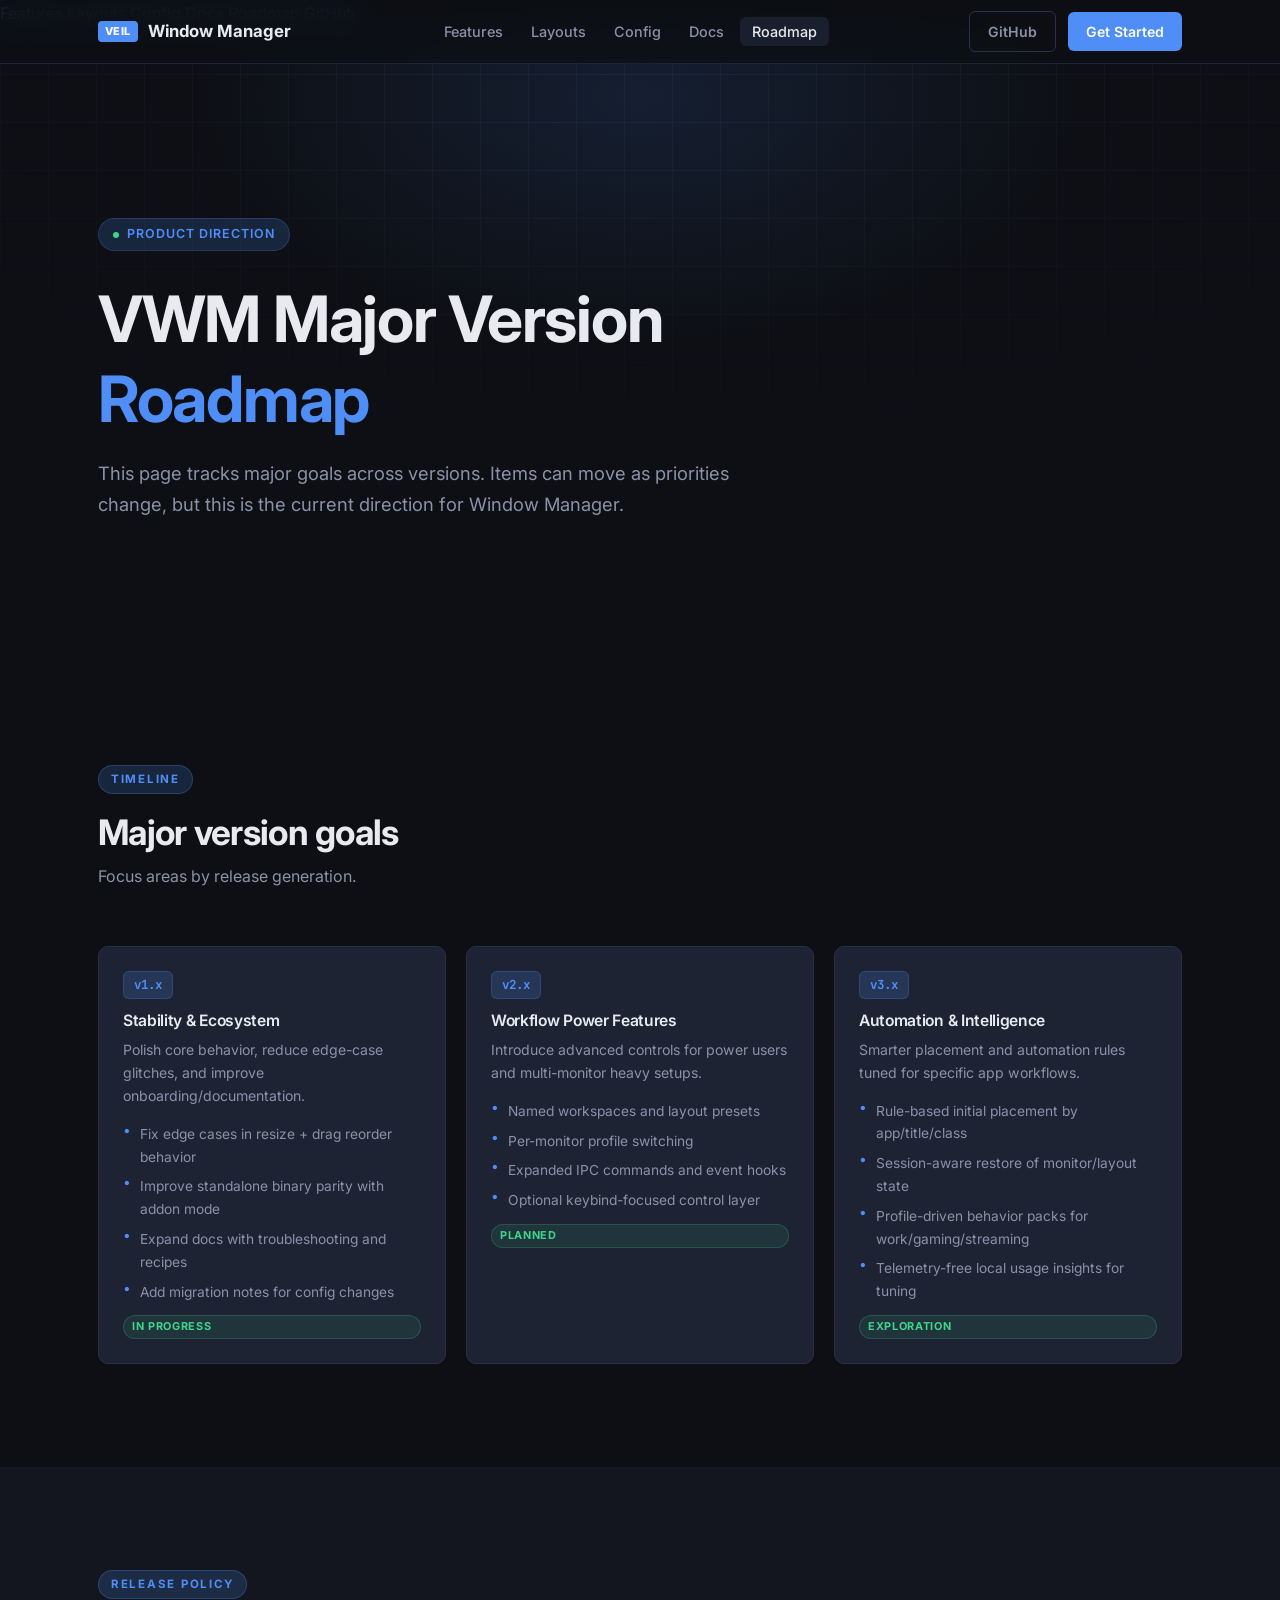
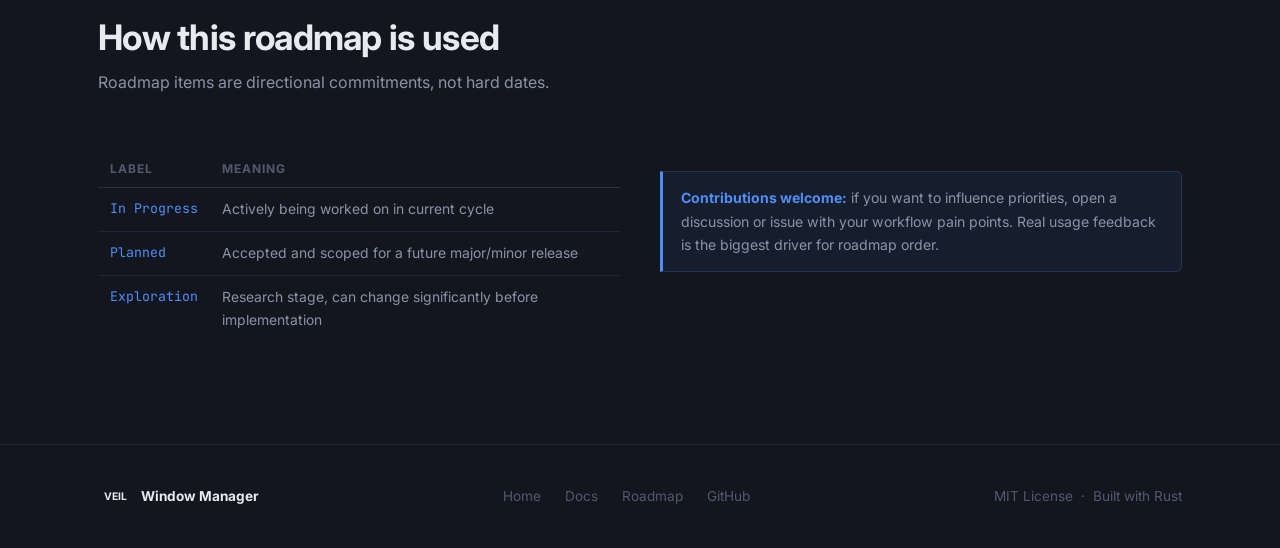
<file: roadmap.html>
<!DOCTYPE html>
<html lang="en">
<head>
  <meta charset="UTF-8" />
  <meta name="viewport" content="width=device-width, initial-scale=1.0" />
  <title>Roadmap — VEIL Window Manager</title>
  <meta name="description" content="Major version roadmap for VEIL Window Manager, including v1.x stabilization and future v2/v3 goals." />
  <link rel="preconnect" href="https://fonts.googleapis.com" />
  <link rel="preconnect" href="https://fonts.gstatic.com" crossorigin />
  <link href="https://fonts.googleapis.com/css2?family=Inter:wght@400;500;600;700;800&family=JetBrains+Mono:wght@400;500&display=swap" rel="stylesheet" />
  <link rel="stylesheet" href="assets/css/style.css" />
</head>
<body>

  <nav class="navbar" aria-label="Main navigation">
    <div class="container">
      <a href="index.html" class="nav-brand">
        <span class="brand-badge">VEIL</span>
        Window Manager
      </a>
      <ul class="nav-links" role="list">
        <li><a href="index.html#features">Features</a></li>
        <li><a href="index.html#layouts">Layouts</a></li>
        <li><a href="index.html#config">Config</a></li>
        <li><a href="docs.html">Docs</a></li>
        <li><a href="roadmap.html" class="active">Roadmap</a></li>
      </ul>
      <div class="nav-actions">
        <a href="https://github.com/TheIco2/VWM" class="btn btn-ghost" target="_blank" rel="noopener">GitHub</a>
        <a href="index.html#install" class="btn btn-primary">Get Started</a>
      </div>
      <button class="nav-toggle" aria-label="Toggle menu" aria-expanded="false">
        <svg width="22" height="22" viewBox="0 0 24 24" fill="none" stroke="currentColor" stroke-width="2" stroke-linecap="round">
          <line x1="3" y1="6"  x2="21" y2="6"/>
          <line x1="3" y1="12" x2="21" y2="12"/>
          <line x1="3" y1="18" x2="21" y2="18"/>
        </svg>
      </button>
    </div>
  </nav>

  <div class="nav-mobile" aria-hidden="true">
    <a href="index.html#features">Features</a>
    <a href="index.html#layouts">Layouts</a>
    <a href="index.html#config">Config</a>
    <a href="docs.html">Docs</a>
    <a href="roadmap.html">Roadmap</a>
    <a href="https://github.com/TheIco2/VWM" target="_blank" rel="noopener">GitHub</a>
  </div>

  <main>
    <section class="hero" id="hero">
      <div class="hero-grid" aria-hidden="true"></div>
      <div class="hero-glow" aria-hidden="true"></div>
      <div class="container">
        <div class="hero-eyebrow">
          <span class="dot"></span>
          Product Direction
        </div>
        <h1>VWM Major Version<br/><span>Roadmap</span></h1>
        <p class="subtitle">
          This page tracks major goals across versions. Items can move as priorities change,
          but this is the current direction for Window Manager.
        </p>
      </div>
    </section>

    <section class="section">
      <div class="container">
        <div class="section-header">
          <span class="section-label">Timeline</span>
          <h2>Major version goals</h2>
          <p>Focus areas by release generation.</p>
        </div>

        <div class="features-grid">
          <article class="feature-card roadmap-card">
            <div class="roadmap-version">v1.x</div>
            <h3>Stability & Ecosystem</h3>
            <p>Polish core behavior, reduce edge-case glitches, and improve onboarding/documentation.</p>
            <ul class="roadmap-list">
              <li>Fix edge cases in resize + drag reorder behavior</li>
              <li>Improve standalone binary parity with addon mode</li>
              <li>Expand docs with troubleshooting and recipes</li>
              <li>Add migration notes for config changes</li>
            </ul>
            <span class="badge-done">In Progress</span>
          </article>

          <article class="feature-card roadmap-card">
            <div class="roadmap-version">v2.x</div>
            <h3>Workflow Power Features</h3>
            <p>Introduce advanced controls for power users and multi-monitor heavy setups.</p>
            <ul class="roadmap-list">
              <li>Named workspaces and layout presets</li>
              <li>Per-monitor profile switching</li>
              <li>Expanded IPC commands and event hooks</li>
              <li>Optional keybind-focused control layer</li>
            </ul>
            <span class="badge-done">Planned</span>
          </article>

          <article class="feature-card roadmap-card">
            <div class="roadmap-version">v3.x</div>
            <h3>Automation & Intelligence</h3>
            <p>Smarter placement and automation rules tuned for specific app workflows.</p>
            <ul class="roadmap-list">
              <li>Rule-based initial placement by app/title/class</li>
              <li>Session-aware restore of monitor/layout state</li>
              <li>Profile-driven behavior packs for work/gaming/streaming</li>
              <li>Telemetry-free local usage insights for tuning</li>
            </ul>
            <span class="badge-done">Exploration</span>
          </article>
        </div>
      </div>
    </section>

    <section class="section config-section">
      <div class="container">
        <div class="section-header">
          <span class="section-label">Release Policy</span>
          <h2>How this roadmap is used</h2>
          <p>Roadmap items are directional commitments, not hard dates.</p>
        </div>
        <div class="config-grid">
          <div>
            <table class="config-table">
              <thead>
                <tr><th>Label</th><th>Meaning</th></tr>
              </thead>
              <tbody>
                <tr><td>In Progress</td><td>Actively being worked on in current cycle</td></tr>
                <tr><td>Planned</td><td>Accepted and scoped for a future major/minor release</td></tr>
                <tr><td>Exploration</td><td>Research stage, can change significantly before implementation</td></tr>
              </tbody>
            </table>
          </div>
          <div class="note-box">
            <strong>Contributions welcome:</strong> if you want to influence priorities,
            open a discussion or issue with your workflow pain points. Real usage feedback
            is the biggest driver for roadmap order.
          </div>
        </div>
      </div>
    </section>
  </main>

  <footer class="footer">
    <div class="container">
      <div class="footer-inner">
        <span class="footer-brand">
          <span class="brand-badge" style="font-size:0.65rem;padding:2px 6px">VEIL</span>
          Window Manager
        </span>
        <nav class="footer-links" aria-label="Footer navigation">
          <a href="index.html">Home</a>
          <a href="docs.html">Docs</a>
          <a href="roadmap.html">Roadmap</a>
          <a href="https://github.com/TheIco2/VWM" target="_blank" rel="noopener">GitHub</a>
        </nav>
        <span>MIT License &nbsp;·&nbsp; Built with Rust</span>
      </div>
    </div>
  </footer>

  <script src="assets/js/main.js"></script>
</body>
</html>
</file>
<file: assets/css/style.css>
/* ============================================================
   VEIL Window Manager — Site Styles
   ============================================================ */

:root {
  --bg-base:       #0d0f14;
  --bg-surface:    #13161e;
  --bg-elevated:   #1a1f2e;
  --bg-card:       #1e2333;
  --border:        #2a3047;
  --border-subtle: #1f2438;

  --accent:        #4f8ef7;
  --accent-dim:    #3a6fd4;
  --accent-glow:   rgba(79, 142, 247, 0.18);
  --accent-green:  #3dd68c;
  --accent-orange: #f5a623;
  --accent-purple: #a78bfa;

  --text-primary:  #e8eaf0;
  --text-secondary:#8b92a8;
  --text-muted:    #535870;
  --text-code:     #c9d1e8;

  --radius-sm:  6px;
  --radius-md:  10px;
  --radius-lg:  16px;
  --radius-xl:  22px;

  --font-sans: 'Inter', system-ui, -apple-system, sans-serif;
  --font-mono: 'JetBrains Mono', 'Fira Code', 'Cascadia Code', monospace;

  --shadow-card:   0 2px 16px rgba(0,0,0,0.45);
  --shadow-glow:   0 0 32px rgba(79, 142, 247, 0.12);

  --nav-h: 64px;
}

*, *::before, *::after { box-sizing: border-box; margin: 0; padding: 0; }

html { scroll-behavior: smooth; font-size: 16px; }

body {
  background: var(--bg-base);
  color: var(--text-primary);
  font-family: var(--font-sans);
  line-height: 1.65;
  -webkit-font-smoothing: antialiased;
  overflow-x: hidden;
}

/* ── Scrollbar ─────────────────────────────────────────────── */
::-webkit-scrollbar { width: 6px; }
::-webkit-scrollbar-track { background: var(--bg-base); }
::-webkit-scrollbar-thumb { background: var(--border); border-radius: 3px; }
::-webkit-scrollbar-thumb:hover { background: var(--accent-dim); }

/* ── Typography ────────────────────────────────────────────── */
h1, h2, h3, h4 { line-height: 1.25; font-weight: 700; letter-spacing: -0.02em; }
h1 { font-size: clamp(2.4rem, 5vw, 4rem); }
h2 { font-size: clamp(1.6rem, 3vw, 2.2rem); }
h3 { font-size: 1.15rem; font-weight: 600; }
p  { color: var(--text-secondary); max-width: 68ch; }
a  { color: var(--accent); text-decoration: none; }
a:hover { color: #7baeff; }
code {
  font-family: var(--font-mono);
  font-size: 0.87em;
  background: var(--bg-elevated);
  color: var(--text-code);
  padding: 1px 6px;
  border-radius: 4px;
  border: 1px solid var(--border-subtle);
}

/* ── Layout helpers ────────────────────────────────────────── */
.container {
  width: min(1180px, 100%);
  margin-inline: auto;
  padding-inline: clamp(1rem, 5vw, 3rem);
}
.section { padding-block: clamp(4rem, 8vw, 7rem); }
.section-label {
  display: inline-block;
  font-size: 0.72rem;
  font-weight: 700;
  text-transform: uppercase;
  letter-spacing: 0.15em;
  color: var(--accent);
  background: var(--accent-glow);
  border: 1px solid rgba(79, 142, 247, 0.25);
  padding: 4px 12px;
  border-radius: 999px;
  margin-bottom: 1rem;
}
.section-header { margin-bottom: 3.5rem; }
.section-header h2 { margin-bottom: 0.6rem; }

/* ── Navbar ────────────────────────────────────────────────── */
.navbar {
  position: fixed;
  top: 0; left: 0; right: 0;
  height: var(--nav-h);
  background: rgba(13, 15, 20, 0.82);
  backdrop-filter: blur(16px);
  -webkit-backdrop-filter: blur(16px);
  border-bottom: 1px solid var(--border-subtle);
  z-index: 1000;
  transition: background 0.3s;
}
.navbar .container {
  height: 100%;
  display: flex;
  align-items: center;
  justify-content: space-between;
  gap: 2rem;
}
.nav-brand {
  display: flex;
  align-items: center;
  gap: 0.65rem;
  font-weight: 700;
  font-size: 1.05rem;
  color: var(--text-primary);
  text-decoration: none;
}
.nav-brand .brand-badge {
  background: var(--accent);
  color: #fff;
  font-size: 0.68rem;
  font-weight: 800;
  padding: 2px 7px;
  border-radius: 4px;
  letter-spacing: 0.04em;
}
.nav-links {
  display: flex;
  align-items: center;
  gap: 0.25rem;
  list-style: none;
}
.nav-links a {
  color: var(--text-secondary);
  font-size: 0.9rem;
  font-weight: 500;
  padding: 6px 12px;
  border-radius: var(--radius-sm);
  transition: color 0.2s, background 0.2s;
}
.nav-links a:hover, .nav-links a.active {
  color: var(--text-primary);
  background: var(--bg-elevated);
}
.nav-actions { display: flex; align-items: center; gap: 0.75rem; }
.btn {
  display: inline-flex;
  align-items: center;
  gap: 0.4rem;
  padding: 8px 18px;
  border-radius: var(--radius-sm);
  font-size: 0.88rem;
  font-weight: 600;
  cursor: pointer;
  border: none;
  transition: all 0.2s;
  text-decoration: none;
}
.btn-primary {
  background: var(--accent);
  color: #fff;
}
.btn-primary:hover {
  background: var(--accent-dim);
  color: #fff;
  box-shadow: 0 0 18px rgba(79, 142, 247, 0.35);
}
.btn-ghost {
  background: transparent;
  color: var(--text-secondary);
  border: 1px solid var(--border);
}
.btn-ghost:hover {
  color: var(--text-primary);
  border-color: var(--accent);
  background: var(--accent-glow);
}
.nav-toggle { display: none; background: none; border: none; color: var(--text-primary); cursor: pointer; padding: 4px; }

/* ── Hero ──────────────────────────────────────────────────── */
.hero {
  padding-top: calc(var(--nav-h) + clamp(4rem, 10vw, 8rem));
  padding-bottom: clamp(4rem, 8vw, 7rem);
  position: relative;
  overflow: hidden;
}
.hero-grid {
  position: absolute;
  inset: 0;
  background-image:
    linear-gradient(var(--border-subtle) 1px, transparent 1px),
    linear-gradient(90deg, var(--border-subtle) 1px, transparent 1px);
  background-size: 48px 48px;
  opacity: 0.4;
  mask-image: radial-gradient(ellipse 80% 70% at 50% 0%, black 30%, transparent 100%);
}
.hero-glow {
  position: absolute;
  top: -180px; left: 50%;
  transform: translateX(-50%);
  width: 900px; height: 500px;
  background: radial-gradient(ellipse, rgba(79,142,247,0.13) 0%, transparent 70%);
  pointer-events: none;
}
.hero .container { position: relative; z-index: 1; }
.hero-eyebrow {
  display: inline-flex;
  align-items: center;
  gap: 0.5rem;
  font-size: 0.78rem;
  font-weight: 600;
  color: var(--accent);
  background: var(--accent-glow);
  border: 1px solid rgba(79, 142, 247, 0.2);
  padding: 5px 14px;
  border-radius: 999px;
  margin-bottom: 1.75rem;
  letter-spacing: 0.08em;
  text-transform: uppercase;
}
.hero-eyebrow .dot {
  width: 6px; height: 6px;
  border-radius: 50%;
  background: var(--accent-green);
  animation: pulse 2s infinite;
}
@keyframes pulse {
  0%, 100% { opacity: 1; transform: scale(1); }
  50%       { opacity: 0.5; transform: scale(0.85); }
}
.hero h1 { margin-bottom: 1.2rem; }
.hero h1 span { color: var(--accent); }
.hero .subtitle {
  font-size: clamp(1rem, 2vw, 1.15rem);
  color: var(--text-secondary);
  margin-bottom: 2.5rem;
  max-width: 56ch;
}
.hero-cta { display: flex; flex-wrap: wrap; gap: 0.85rem; margin-bottom: 4rem; }
.hero-cta .btn { padding: 11px 26px; font-size: 0.95rem; }
.hero-stats {
  display: flex;
  flex-wrap: wrap;
  gap: 2rem;
  padding-top: 2rem;
  border-top: 1px solid var(--border-subtle);
}
.hero-stat-label { font-size: 0.78rem; color: var(--text-muted); text-transform: uppercase; letter-spacing: 0.08em; }
.hero-stat-value { font-size: 1.55rem; font-weight: 700; color: var(--text-primary); margin-top: 2px; }

/* ── Window Diagram ────────────────────────────────────────── */
.hero-visual {
  margin-top: 4rem;
  border-radius: var(--radius-lg);
  background: var(--bg-surface);
  border: 1px solid var(--border);
  overflow: hidden;
  box-shadow: var(--shadow-card), var(--shadow-glow);
}
.visual-bar {
  background: var(--bg-elevated);
  border-bottom: 1px solid var(--border);
  padding: 10px 16px;
  display: flex;
  align-items: center;
  gap: 8px;
}
.visual-bar .dot { width: 11px; height: 11px; border-radius: 50%; }
.dot-red   { background: #f05151; }
.dot-amber { background: #f5a623; }
.dot-green { background: #3dd68c; }
.visual-bar .title-text { margin-left: 8px; font-size: 0.8rem; color: var(--text-muted); font-family: var(--font-mono); }
.bsp-diagram {
  display: grid;
  grid-template-columns: 1fr 1fr;
  grid-template-rows: auto auto;
  gap: 6px;
  padding: 10px;
  min-height: 220px;
}
.win-tile {
  background: var(--bg-card);
  border: 1px solid var(--border);
  border-radius: var(--radius-sm);
  display: flex;
  flex-direction: column;
  padding: 12px 14px;
  gap: 8px;
  transition: border-color 0.2s;
}
.win-tile:hover { border-color: var(--accent); }
.win-tile-bar {
  display: flex; gap: 5px; align-items: center;
}
.win-tile-bar .wdot { width: 8px; height: 8px; border-radius: 50%; background: var(--border); }
.win-tile-lines { display: flex; flex-direction: column; gap: 5px; flex: 1; }
.win-tile-line {
  height: 6px;
  border-radius: 3px;
  background: var(--bg-elevated);
}
.win-tile-line.accent { background: rgba(79, 142, 247, 0.35); width: 60%; }
.win-tile.span-col-start { grid-column: 1; grid-row: 1 / 3; }
.win-tile.top-right       { grid-column: 2; grid-row: 1; }
.win-tile.bottom-right-a  { grid-column: 2; grid-row: 2; }

/* ── Features ──────────────────────────────────────────────── */
.features { background: var(--bg-surface); }
.features-grid {
  display: grid;
  grid-template-columns: repeat(auto-fill, minmax(280px, 1fr));
  gap: 1.25rem;
}
.feature-card {
  background: var(--bg-card);
  border: 1px solid var(--border);
  border-radius: var(--radius-md);
  padding: 1.5rem;
  transition: border-color 0.25s, transform 0.25s, box-shadow 0.25s;
}
.feature-card:hover {
  border-color: var(--accent);
  transform: translateY(-3px);
  box-shadow: 0 8px 28px rgba(0,0,0,0.4), 0 0 0 1px rgba(79,142,247,0.08);
}
.feature-icon {
  width: 42px; height: 42px;
  border-radius: var(--radius-sm);
  background: var(--accent-glow);
  border: 1px solid rgba(79, 142, 247, 0.2);
  display: flex; align-items: center; justify-content: center;
  font-size: 1.15rem;
  margin-bottom: 1rem;
}
.feature-card h3 { font-size: 0.98rem; margin-bottom: 0.45rem; color: var(--text-primary); }
.feature-card p  { font-size: 0.88rem; color: var(--text-secondary); max-width: none; }
.badge-done {
  display: inline-block;
  font-size: 0.68rem;
  font-weight: 700;
  color: var(--accent-green);
  background: rgba(61, 214, 140, 0.1);
  border: 1px solid rgba(61, 214, 140, 0.2);
  padding: 2px 8px;
  border-radius: 999px;
  margin-top: 0.75rem;
  letter-spacing: 0.06em;
  text-transform: uppercase;
}

/* ── Roadmap ──────────────────────────────────────────────── */
.roadmap-card {
  display: flex;
  flex-direction: column;
  height: 100%;
}
.roadmap-version {
  display: inline-flex;
  align-self: flex-start;
  font-family: var(--font-mono);
  font-size: 0.78rem;
  font-weight: 700;
  color: var(--accent);
  background: var(--accent-glow);
  border: 1px solid rgba(79, 142, 247, 0.22);
  border-radius: var(--radius-sm);
  padding: 3px 10px;
  margin-bottom: 0.75rem;
}
.roadmap-list {
  list-style: none;
  margin-top: 0.95rem;
  display: flex;
  flex-direction: column;
  gap: 0.45rem;
}
.roadmap-list li {
  font-size: 0.86rem;
  color: var(--text-secondary);
  display: flex;
  align-items: flex-start;
  gap: 0.55rem;
}
.roadmap-list li::before {
  content: '•';
  color: var(--accent);
  line-height: 1.1;
}

/* ── Layouts ───────────────────────────────────────────────── */
.layouts { background: var(--bg-base); }
.layout-tabs {
  display: flex;
  gap: 0.5rem;
  margin-bottom: 2rem;
  border-bottom: 1px solid var(--border-subtle);
  padding-bottom: 1px;
}
.layout-tab {
  padding: 8px 20px;
  font-size: 0.88rem;
  font-weight: 600;
  color: var(--text-secondary);
  background: none;
  border: none;
  border-bottom: 2px solid transparent;
  cursor: pointer;
  transition: color 0.2s, border-color 0.2s;
  font-family: var(--font-sans);
  margin-bottom: -1px;
}
.layout-tab.active, .layout-tab:hover {
  color: var(--accent);
  border-bottom-color: var(--accent);
}
.layout-panel { display: none; }
.layout-panel.active { display: grid; grid-template-columns: 1fr 1fr; gap: 2.5rem; align-items: center; }
.layout-desc h3 { font-size: 1.25rem; margin-bottom: 0.75rem; }
.layout-desc p  { font-size: 0.95rem; margin-bottom: 1.25rem; }
.layout-desc ul { list-style: none; display: flex; flex-direction: column; gap: 0.5rem; }
.layout-desc ul li {
  font-size: 0.9rem;
  color: var(--text-secondary);
  display: flex;
  align-items: flex-start;
  gap: 0.6rem;
}
.layout-desc ul li::before { content: '→'; color: var(--accent); flex-shrink: 0; }
.layout-preview {
  background: var(--bg-surface);
  border: 1px solid var(--border);
  border-radius: var(--radius-md);
  overflow: hidden;
  box-shadow: var(--shadow-card);
}
.layout-preview-bar {
  background: var(--bg-elevated);
  border-bottom: 1px solid var(--border);
  padding: 8px 12px;
  display: flex;
  align-items: center;
  gap: 6px;
  font-size: 0.75rem;
  color: var(--text-muted);
  font-family: var(--font-mono);
}
.layout-preview-bar .dot { width: 9px; height: 9px; border-radius: 50%; }
.layout-canvas {
  padding: 10px;
  display: grid;
  gap: 5px;
  min-height: 200px;
}
/* BSP canvas */
.canvas-bsp {
  grid-template-columns: 1.2fr 1fr;
  grid-template-rows: 1fr 1fr;
}
.canvas-bsp .w1 { grid-row: 1/3; grid-column: 1; }
.canvas-bsp .w2 { grid-row: 1;   grid-column: 2; }
.canvas-bsp .w3 { grid-row: 2;   grid-column: 2; }
/* Float canvas */
.canvas-float { position: relative; min-height: 200px; display: block; }
.float-win {
  position: absolute;
  background: var(--bg-card);
  border: 1px solid var(--border);
  border-radius: var(--radius-sm);
}
.float-win-bar { height: 24px; background: var(--bg-elevated); border-bottom: 1px solid var(--border); border-radius: var(--radius-sm) var(--radius-sm) 0 0; display: flex; align-items: center; padding: 0 8px; gap: 5px; }
.float-win-bar .dot { width: 7px; height: 7px; border-radius: 50%; background: var(--border); }
/* Stack canvas */
.canvas-stack { grid-template-columns: 1fr; }
.canvas-tile {
  background: var(--bg-card);
  border: 1px solid var(--border);
  border-radius: var(--radius-sm);
  padding: 10px 12px;
  display: flex;
  flex-direction: column;
  gap: 6px;
  min-height: 56px;
}
.canvas-tile .t-bar { display: flex; gap: 5px; align-items: center; }
.canvas-tile .t-bar .dot { width: 7px; height: 7px; border-radius: 50%; background: var(--border); }
.canvas-tile .t-line { height: 5px; border-radius: 3px; background: var(--bg-elevated); }
.canvas-tile .t-line.a { background: rgba(79,142,247,0.35); width: 55%; }
.canvas-tile.focused { border-color: var(--accent); background: var(--bg-elevated); }

/* ── Config / Docs ─────────────────────────────────────────── */
.config-section { background: var(--bg-surface); }
.config-grid { display: grid; grid-template-columns: 1fr 1fr; gap: 2.5rem; align-items: start; }
.config-table { width: 100%; border-collapse: collapse; font-size: 0.87rem; }
.config-table th {
  text-align: left;
  padding: 8px 12px;
  font-size: 0.75rem;
  font-weight: 700;
  text-transform: uppercase;
  letter-spacing: 0.08em;
  color: var(--text-muted);
  border-bottom: 1px solid var(--border);
}
.config-table td {
  padding: 10px 12px;
  border-bottom: 1px solid var(--border-subtle);
  vertical-align: top;
}
.config-table tr:last-child td { border-bottom: none; }
.config-table td:first-child { color: var(--accent); font-family: var(--font-mono); font-size: 0.83rem; }
.config-table td:last-child { color: var(--text-secondary); }

/* ── Code block ────────────────────────────────────────────── */
.code-block {
  background: var(--bg-base);
  border: 1px solid var(--border);
  border-radius: var(--radius-md);
  overflow: hidden;
  box-shadow: var(--shadow-card);
}
.code-block-header {
  background: var(--bg-elevated);
  border-bottom: 1px solid var(--border);
  padding: 10px 16px;
  display: flex;
  align-items: center;
  justify-content: space-between;
  font-size: 0.78rem;
  color: var(--text-muted);
  font-family: var(--font-mono);
}
.code-block-header .lang-tag {
  background: var(--accent-glow);
  color: var(--accent);
  border: 1px solid rgba(79,142,247,0.2);
  padding: 2px 8px;
  border-radius: 4px;
  font-size: 0.72rem;
  font-weight: 700;
  letter-spacing: 0.06em;
  text-transform: uppercase;
}
.copy-btn {
  background: none;
  border: 1px solid var(--border);
  color: var(--text-muted);
  font-size: 0.75rem;
  padding: 3px 10px;
  border-radius: 4px;
  cursor: pointer;
  font-family: var(--font-sans);
  transition: all 0.2s;
}
.copy-btn:hover { border-color: var(--accent); color: var(--accent); }
.copy-btn.copied { border-color: var(--accent-green); color: var(--accent-green); }
pre {
  padding: 1.4rem 1.6rem;
  overflow-x: auto;
  font-family: var(--font-mono);
  font-size: 0.83rem;
  line-height: 1.75;
  color: var(--text-code);
}
pre .c  { color: var(--text-muted); font-style: italic; }   /* comment */
pre .k  { color: var(--accent-purple); }                     /* keyword */
pre .s  { color: var(--accent-green); }                      /* string */
pre .n  { color: var(--accent); }                            /* name */
pre .v  { color: var(--accent-orange); }                     /* value */

/* ── Install ───────────────────────────────────────────────── */
.install { background: var(--bg-base); }
.install-steps {
  display: grid;
  grid-template-columns: repeat(auto-fill, minmax(260px, 1fr));
  gap: 1.25rem;
  margin-bottom: 2.5rem;
}
.install-step {
  background: var(--bg-card);
  border: 1px solid var(--border);
  border-radius: var(--radius-md);
  padding: 1.4rem;
  position: relative;
}
.step-num {
  width: 30px; height: 30px;
  border-radius: 50%;
  background: var(--accent-glow);
  border: 1px solid rgba(79,142,247,0.3);
  display: flex; align-items: center; justify-content: center;
  font-size: 0.78rem;
  font-weight: 800;
  color: var(--accent);
  margin-bottom: 0.9rem;
}
.install-step h3 { font-size: 0.95rem; margin-bottom: 0.4rem; }
.install-step p  { font-size: 0.85rem; color: var(--text-secondary); max-width: none; }

/* ── CTA Banner ────────────────────────────────────────────── */
.cta-banner {
  background: linear-gradient(135deg, var(--bg-elevated) 0%, var(--bg-surface) 100%);
  border: 1px solid var(--border);
  border-radius: var(--radius-xl);
  padding: clamp(2.5rem, 6vw, 4rem) clamp(2rem, 6vw, 5rem);
  text-align: center;
  position: relative;
  overflow: hidden;
}
.cta-banner::before {
  content: '';
  position: absolute;
  inset: 0;
  background: radial-gradient(ellipse 70% 80% at 50% 120%, rgba(79,142,247,0.08) 0%, transparent 70%);
  pointer-events: none;
}
.cta-banner h2 { font-size: clamp(1.5rem, 3vw, 2rem); margin-bottom: 0.75rem; }
.cta-banner p  { margin-inline: auto; margin-bottom: 2rem; }
.cta-banner .cta-btns { display: flex; gap: 1rem; justify-content: center; flex-wrap: wrap; }

/* ── Footer ────────────────────────────────────────────────── */
.footer {
  background: var(--bg-surface);
  border-top: 1px solid var(--border-subtle);
  padding-block: 2.5rem;
}
.footer-inner {
  display: flex;
  flex-wrap: wrap;
  align-items: center;
  justify-content: space-between;
  gap: 1rem;
  font-size: 0.85rem;
  color: var(--text-muted);
}
.footer-brand {
  font-weight: 700;
  color: var(--text-primary);
  display: flex; align-items: center; gap: 0.5rem;
}
.footer-links { display: flex; gap: 1.5rem; }
.footer-links a { color: var(--text-muted); transition: color 0.2s; }
.footer-links a:hover { color: var(--accent); }

/* ── Docs page extras ──────────────────────────────────────── */
.docs-layout {
  display: grid;
  grid-template-columns: 240px 1fr;
  gap: 3rem;
  align-items: start;
  padding-top: calc(var(--nav-h) + 3rem);
  padding-bottom: 5rem;
}
.docs-sidebar {
  position: sticky;
  top: calc(var(--nav-h) + 1.5rem);
  font-size: 0.87rem;
}
.docs-sidebar-title {
  font-size: 0.72rem;
  font-weight: 700;
  text-transform: uppercase;
  letter-spacing: 0.12em;
  color: var(--text-muted);
  padding: 0 0.75rem;
  margin-bottom: 0.5rem;
  margin-top: 1.25rem;
}
.docs-sidebar-title:first-child { margin-top: 0; }
.docs-nav { list-style: none; }
.docs-nav li a {
  display: block;
  padding: 5px 12px;
  color: var(--text-secondary);
  border-radius: var(--radius-sm);
  transition: color 0.2s, background 0.2s;
  border-left: 2px solid transparent;
}
.docs-nav li a:hover, .docs-nav li a.active {
  color: var(--accent);
  background: var(--accent-glow);
  border-left-color: var(--accent);
}
.docs-content { min-width: 0; }
.docs-content section {
  margin-bottom: 4rem;
  padding-bottom: 4rem;
  border-bottom: 1px solid var(--border-subtle);
}
.docs-content section:last-child { border-bottom: none; margin-bottom: 0; }
.docs-content h2 { font-size: 1.55rem; margin-bottom: 0.6rem; }
.docs-content h3 { font-size: 1.05rem; margin-top: 1.75rem; margin-bottom: 0.5rem; color: var(--text-primary); }
.docs-content p  { margin-bottom: 1rem; font-size: 0.95rem; }
.docs-content ul, .docs-content ol {
  padding-left: 1.5rem;
  margin-bottom: 1rem;
  display: flex;
  flex-direction: column;
  gap: 0.4rem;
}
.docs-content li { font-size: 0.93rem; color: var(--text-secondary); }
.docs-content .code-block { margin-block: 1.25rem; }
.note-box {
  background: rgba(79,142,247,0.07);
  border: 1px solid rgba(79,142,247,0.2);
  border-left: 3px solid var(--accent);
  border-radius: 0 var(--radius-sm) var(--radius-sm) 0;
  padding: 0.9rem 1.1rem;
  font-size: 0.88rem;
  color: var(--text-secondary);
  margin-block: 1.25rem;
}
.note-box strong { color: var(--accent); }

/* ── Responsive ────────────────────────────────────────────── */
@media (max-width: 900px) {
  .layout-panel.active { grid-template-columns: 1fr; }
  .config-grid { grid-template-columns: 1fr; }
  .docs-layout { grid-template-columns: 1fr; padding-top: calc(var(--nav-h) + 1.5rem); }
  .docs-sidebar { position: static; }
}
@media (max-width: 700px) {
  .nav-links, .nav-actions .btn-ghost { display: none; }
  .nav-toggle { display: block; }
  .nav-mobile {
    position: fixed;
    top: var(--nav-h); left: 0; right: 0;
    background: var(--bg-surface);
    border-bottom: 1px solid var(--border);
    padding: 1rem 1.5rem;
    display: flex;
    flex-direction: column;
    gap: 0.25rem;
    transform: translateY(-100%);
    transition: transform 0.25s;
    z-index: 999;
  }
  .nav-mobile.open { transform: translateY(0); }
  .nav-mobile a { display: block; padding: 10px 12px; color: var(--text-secondary); border-radius: var(--radius-sm); font-size: 0.95rem; }
  .nav-mobile a:hover { color: var(--text-primary); background: var(--bg-elevated); }
}
</file>
